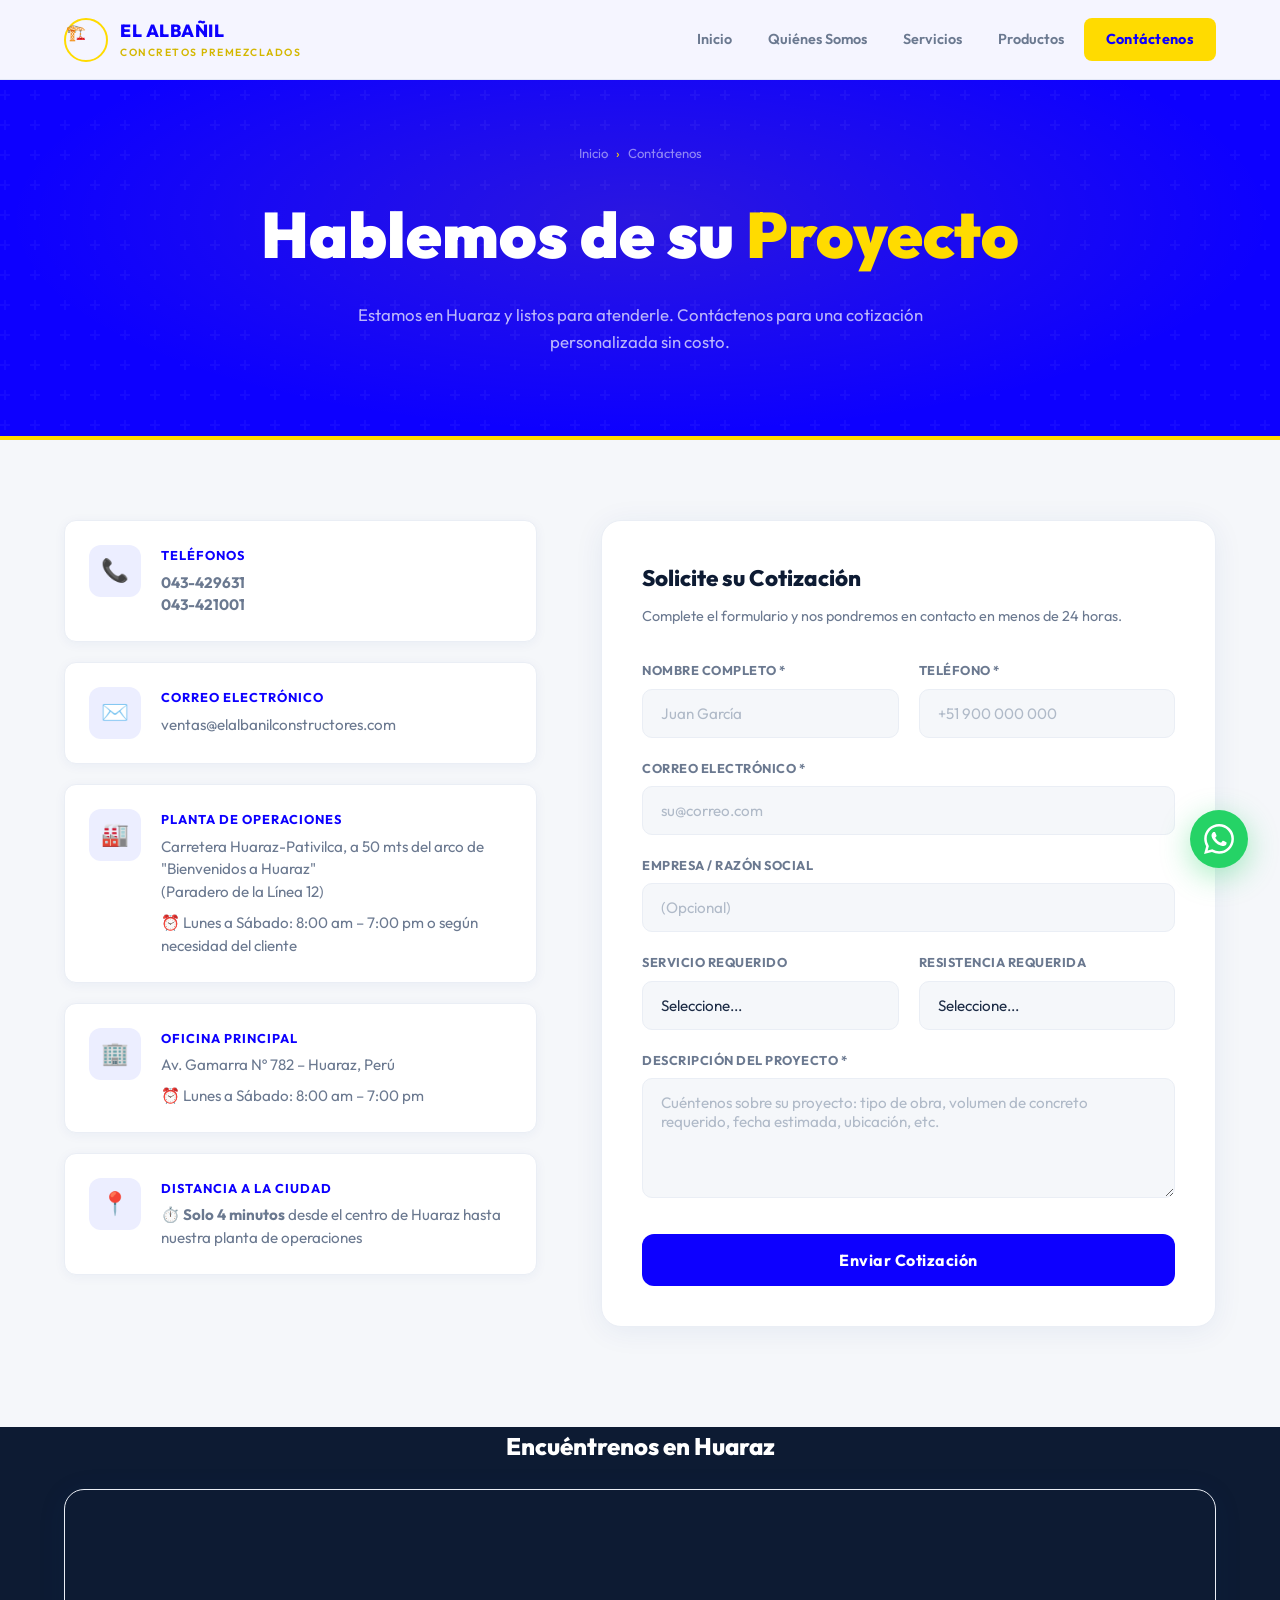
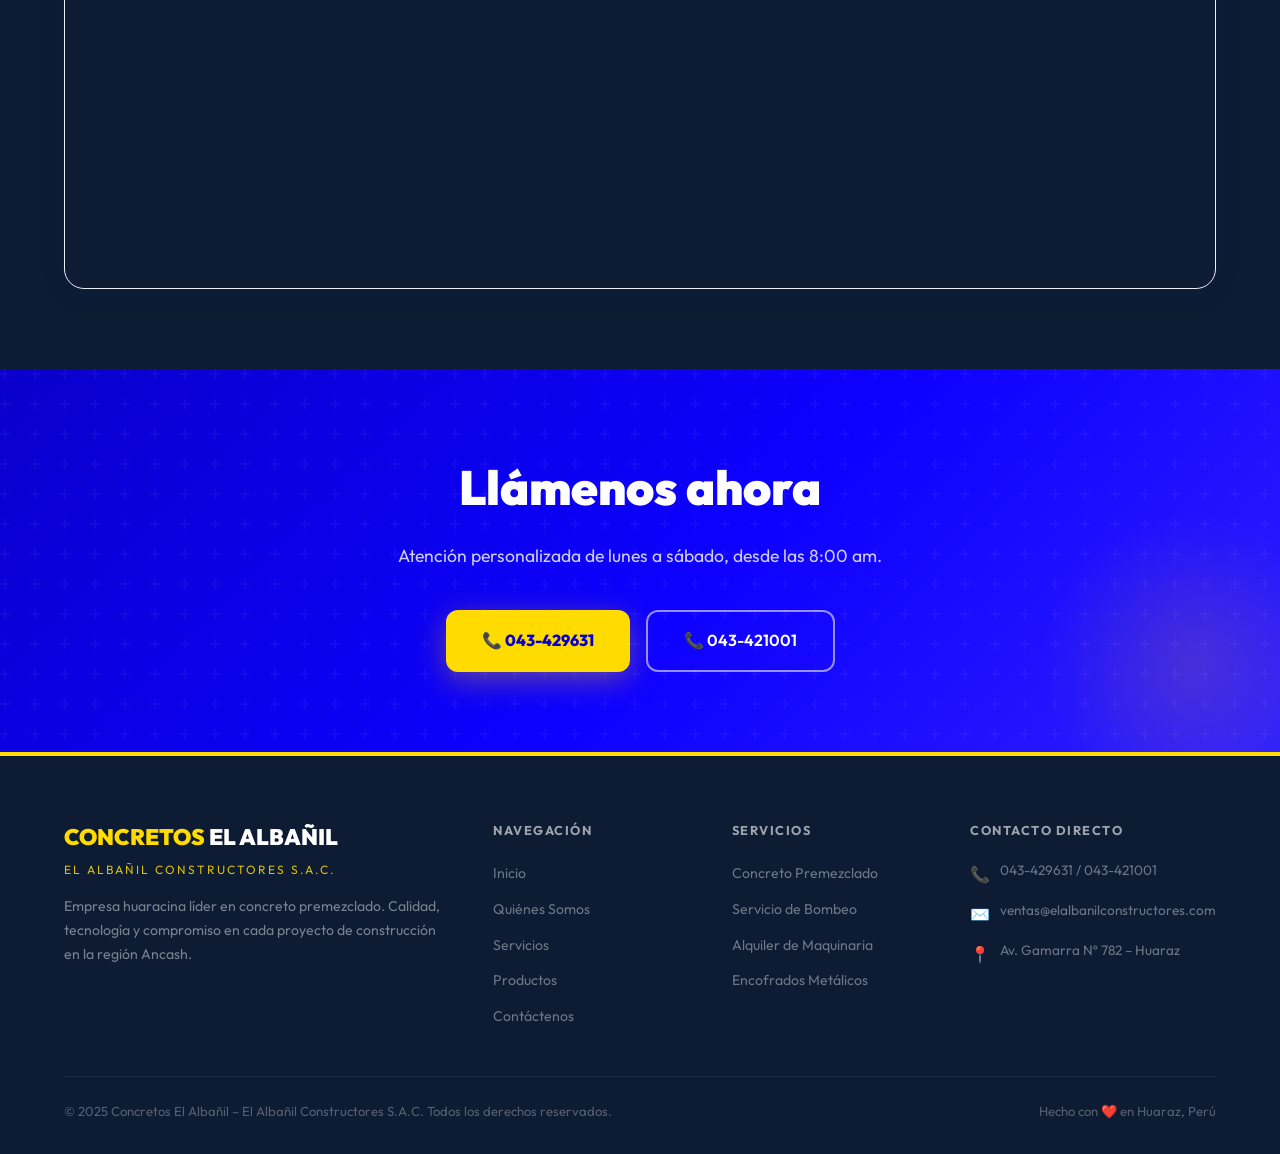
<file: REDISEÑO WEB/contactenos.html>
<!DOCTYPE html>
<html lang="es">
<head>
  <meta charset="UTF-8">
  <meta name="viewport" content="width=device-width, initial-scale=1.0">
  <meta name="description" content="Contáctenos - Concretos El Albañil en Huaraz. Teléfonos: 043-429631 / 043-421001. Oficina en Av. Gamarra 782. Planta en Carretera Huaraz-Pativilca.">
  <title>Contáctenos | Concretos El Albañil</title>
  <link rel="stylesheet" href="css/styles.css">
</head>
<body>

  <nav class="navbar" id="navbar">
    <a href="index.html" class="nav-logo">
      <div class="nav-logo-icon">🏗️</div>
      <div class="nav-logo-text">
        <span class="brand">EL ALBAÑIL</span>
        <span class="sub">Concretos Premezclados</span>
      </div>
    </a>
    <div class="nav-links" id="navLinks">
      <a href="index.html">Inicio</a>
      <a href="quienes-somos.html">Quiénes Somos</a>
      <a href="servicios.html">Servicios</a>
      <a href="productos.html">Productos</a>
      <a href="contactenos.html" class="nav-cta active">Contáctenos</a>
    </div>
    <button class="hamburger" id="hamburger" aria-label="Menú">
      <span></span><span></span><span></span>
    </button>
  </nav>

  <div class="page-hero">
    <div class="page-hero-content">
      <div class="breadcrumb">
        <a href="index.html">Inicio</a>
        <span class="sep">›</span>
        <span>Contáctenos</span>
      </div>
      <h1>Hablemos de su <span>Proyecto</span></h1>
      <p>Estamos en Huaraz y listos para atenderle. Contáctenos para una cotización personalizada sin costo.</p>
    </div>
  </div>

  <!-- CONTACT MAIN -->
  <section class="contact" style="padding-top: 80px;">
    <div class="contact-layout">
      <div class="contact-info">
        <!-- Phones -->
        <div class="contact-card fade-in">
          <div class="contact-card-icon">📞</div>
          <div class="contact-card-content">
            <h4>Teléfonos</h4>
            <p><a href="tel:043429631"><strong>043-429631</strong></a></p>
            <p><a href="tel:043421001"><strong>043-421001</strong></a></p>
          </div>
        </div>
        <!-- Email -->
        <div class="contact-card fade-in fade-in-delay-1">
          <div class="contact-card-icon">✉️</div>
          <div class="contact-card-content">
            <h4>Correo Electrónico</h4>
            <p><a href="mailto:ventas@elalbanilconstructores.com">ventas@elalbanilconstructores.com</a></p>
          </div>
        </div>
        <!-- Plant -->
        <div class="contact-card fade-in fade-in-delay-2">
          <div class="contact-card-icon">🏭</div>
          <div class="contact-card-content">
            <h4>Planta de Operaciones</h4>
            <p>Carretera Huaraz-Pativilca, a 50 mts del arco de "Bienvenidos a Huaraz"<br>(Paradero de la Línea 12)</p>
            <p class="schedule-info">⏰ Lunes a Sábado: 8:00 am – 7:00 pm o según necesidad del cliente</p>
          </div>
        </div>
        <!-- Office -->
        <div class="contact-card fade-in">
          <div class="contact-card-icon">🏢</div>
          <div class="contact-card-content">
            <h4>Oficina Principal</h4>
            <p>Av. Gamarra Nº 782 – Huaraz, Perú</p>
            <p class="schedule-info">⏰ Lunes a Sábado: 8:00 am – 7:00 pm</p>
          </div>
        </div>
        <!-- Distance -->
        <div class="contact-card fade-in fade-in-delay-1">
          <div class="contact-card-icon">📍</div>
          <div class="contact-card-content">
            <h4>Distancia a la ciudad</h4>
            <p>⏱️ <strong>Solo 4 minutos</strong> desde el centro de Huaraz hasta nuestra planta de operaciones</p>
          </div>
        </div>
      </div>

      <!-- FORM -->
      <div class="contact-form-wrap fade-in">
        <h3>Solicite su Cotización</h3>
        <p>Complete el formulario y nos pondremos en contacto en menos de 24 horas.</p>
        <form class="contact-form" id="contactForm" novalidate>
          <div class="form-row">
            <div class="form-group">
              <label for="nombre">Nombre completo *</label>
              <input type="text" id="nombre" name="nombre" placeholder="Juan García" required>
            </div>
            <div class="form-group">
              <label for="telefono">Teléfono *</label>
              <input type="tel" id="telefono" name="telefono" placeholder="+51 900 000 000" required>
            </div>
          </div>
          <div class="form-group">
            <label for="email">Correo electrónico *</label>
            <input type="email" id="email" name="email" placeholder="su@correo.com" required>
          </div>
          <div class="form-group">
            <label for="empresa">Empresa / Razón Social</label>
            <input type="text" id="empresa" name="empresa" placeholder="(Opcional)">
          </div>
          <div class="form-row">
            <div class="form-group">
              <label for="servicio">Servicio requerido</label>
              <select id="servicio" name="servicio">
                <option value="">Seleccione...</option>
                <option value="concreto">Concreto Premezclado</option>
                <option value="bombeo">Servicio de Bombeo</option>
                <option value="maquinaria">Alquiler de Maquinaria</option>
                <option value="encofrado">Encofrados Metálicos</option>
                <option value="obra">Obras Civiles</option>
                <option value="otro">Otro</option>
              </select>
            </div>
            <div class="form-group">
              <label for="resistencia">Resistencia requerida</label>
              <select id="resistencia" name="resistencia">
                <option value="">Seleccione...</option>
                <option value="175">175 kg/cm²</option>
                <option value="210">210 kg/cm²</option>
                <option value="245">245 kg/cm²</option>
                <option value="280">280 kg/cm²</option>
                <option value="especial">Concreto especial</option>
                <option value="noaplica">No aplica</option>
              </select>
            </div>
          </div>
          <div class="form-group">
            <label for="mensaje">Descripción del proyecto *</label>
            <textarea id="mensaje" name="mensaje" placeholder="Cuéntenos sobre su proyecto: tipo de obra, volumen de concreto requerido, fecha estimada, ubicación, etc." required></textarea>
          </div>
          <button type="submit" class="btn-submit">Enviar Cotización</button>
        </form>
      </div>
    </div>
  </section>

  <!-- MAP -->
  <section style="background: var(--dark); padding: 0 5% 80px;">
    <div style="max-width: 1200px; margin: 0 auto;">
      <h2 style="font-size: 1.5rem; font-weight: 800; color: var(--white); margin-bottom: 24px; text-align: center;">
        Encuéntrenos en <span style="color: var(--orange);">Huaraz</span>
      </h2>
      <div class="map-wrap">
        <iframe
          src="https://www.google.com/maps/embed?pb=!1m14!1m8!1m3!1d15598.0!2d-77.529!3d-9.527!3m2!1i1024!2i768!4f13.1!3m3!1m2!1s0x91ad1a61a8ca5827%3A0xc57c6834a27f7fb8!2sHuaraz%2C%20Per%C3%BA!5e0!3m2!1ses!2s!4v1700000000000"
          allowfullscreen="" loading="lazy" referrerpolicy="no-referrer-when-downgrade"
          title="Mapa de ubicación Concretos El Albañil Huaraz">
        </iframe>
      </div>
    </div>
  </section>

  <!-- CTA PHONES -->
  <section class="cta-section">
    <div class="cta-content">
      <h2>Llámenos ahora</h2>
      <p>Atención personalizada de lunes a sábado, desde las 8:00 am.</p>
      <div class="cta-buttons">
        <a href="tel:043429631" class="btn-cta-white">📞 043-429631</a>
        <a href="tel:043421001" class="btn-cta-outline">📞 043-421001</a>
      </div>
    </div>
  </section>

  <footer>
    <div class="footer-grid">
      <div class="footer-brand">
        <div class="brand-name"><span>CONCRETOS</span> EL ALBAÑIL</div>
        <div class="brand-sub">El Albañil Constructores S.A.C.</div>
        <p>Empresa huaracina líder en concreto premezclado. Calidad, tecnología y compromiso en cada proyecto de construcción en la región Ancash.</p>
      </div>
      <div class="footer-col">
        <h4>Navegación</h4>
        <ul>
          <li><a href="index.html">Inicio</a></li>
          <li><a href="quienes-somos.html">Quiénes Somos</a></li>
          <li><a href="servicios.html">Servicios</a></li>
          <li><a href="productos.html">Productos</a></li>
          <li><a href="contactenos.html">Contáctenos</a></li>
        </ul>
      </div>
      <div class="footer-col">
        <h4>Servicios</h4>
        <ul>
          <li><a href="servicios.html">Concreto Premezclado</a></li>
          <li><a href="servicios.html">Servicio de Bombeo</a></li>
          <li><a href="servicios.html">Alquiler de Maquinaria</a></li>
          <li><a href="servicios.html">Encofrados Metálicos</a></li>
        </ul>
      </div>
      <div class="footer-col">
        <h4>Contacto Directo</h4>
        <div class="footer-contact-item"><span>📞</span><p><a href="tel:043429631">043-429631</a> / <a href="tel:043421001">043-421001</a></p></div>
        <div class="footer-contact-item"><span>✉️</span><p><a href="mailto:ventas@elalbanilconstructores.com">ventas@elalbanilconstructores.com</a></p></div>
        <div class="footer-contact-item"><span>📍</span><p>Av. Gamarra Nº 782 – Huaraz</p></div>
      </div>
    </div>
    <div class="footer-bottom">
      <p>© 2025 Concretos El Albañil – El Albañil Constructores S.A.C. Todos los derechos reservados.</p>
      <p class="made-with">Hecho con <span>❤️</span> en Huaraz, Perú</p>
    </div>
  </footer>

  <a href="https://wa.me/51900000000" class="whatsapp-float" target="_blank" aria-label="WhatsApp">
    <svg viewBox="0 0 24 24"><path d="M17.472 14.382c-.297-.149-1.758-.867-2.03-.967-.273-.099-.471-.148-.67.15-.197.297-.767.966-.94 1.164-.173.199-.347.223-.644.075-.297-.15-1.255-.463-2.39-1.475-.883-.788-1.48-1.761-1.653-2.059-.173-.297-.018-.458.13-.606.134-.133.298-.347.446-.52.149-.174.198-.298.298-.497.099-.198.05-.371-.025-.52-.075-.149-.669-1.612-.916-2.207-.242-.579-.487-.5-.669-.51-.173-.008-.371-.01-.57-.01-.198 0-.52.074-.792.372-.272.297-1.04 1.016-1.04 2.479 0 1.462 1.065 2.875 1.213 3.074.149.198 2.096 3.2 5.077 4.487.709.306 1.262.489 1.694.625.712.227 1.36.195 1.871.118.571-.085 1.758-.719 2.006-1.413.248-.694.248-1.289.173-1.413-.074-.124-.272-.198-.57-.347m-5.421 7.403h-.004a9.87 9.87 0 01-5.031-1.378l-.361-.214-3.741.982.998-3.648-.235-.374a9.86 9.86 0 01-1.51-5.26c.001-5.45 4.436-9.884 9.888-9.884 2.64 0 5.122 1.03 6.988 2.898a9.825 9.825 0 012.893 6.994c-.003 5.45-4.437 9.884-9.885 9.884m8.413-18.297A11.815 11.815 0 0012.05 0C5.495 0 .16 5.335.157 11.892c0 2.096.547 4.142 1.588 5.945L.057 24l6.305-1.654a11.882 11.882 0 005.683 1.448h.005c6.554 0 11.89-5.335 11.893-11.893a11.821 11.821 0 00-3.48-8.413z"/></svg>
  </a>

  <script src="js/main.js"></script>
</body>
</html>
</file>
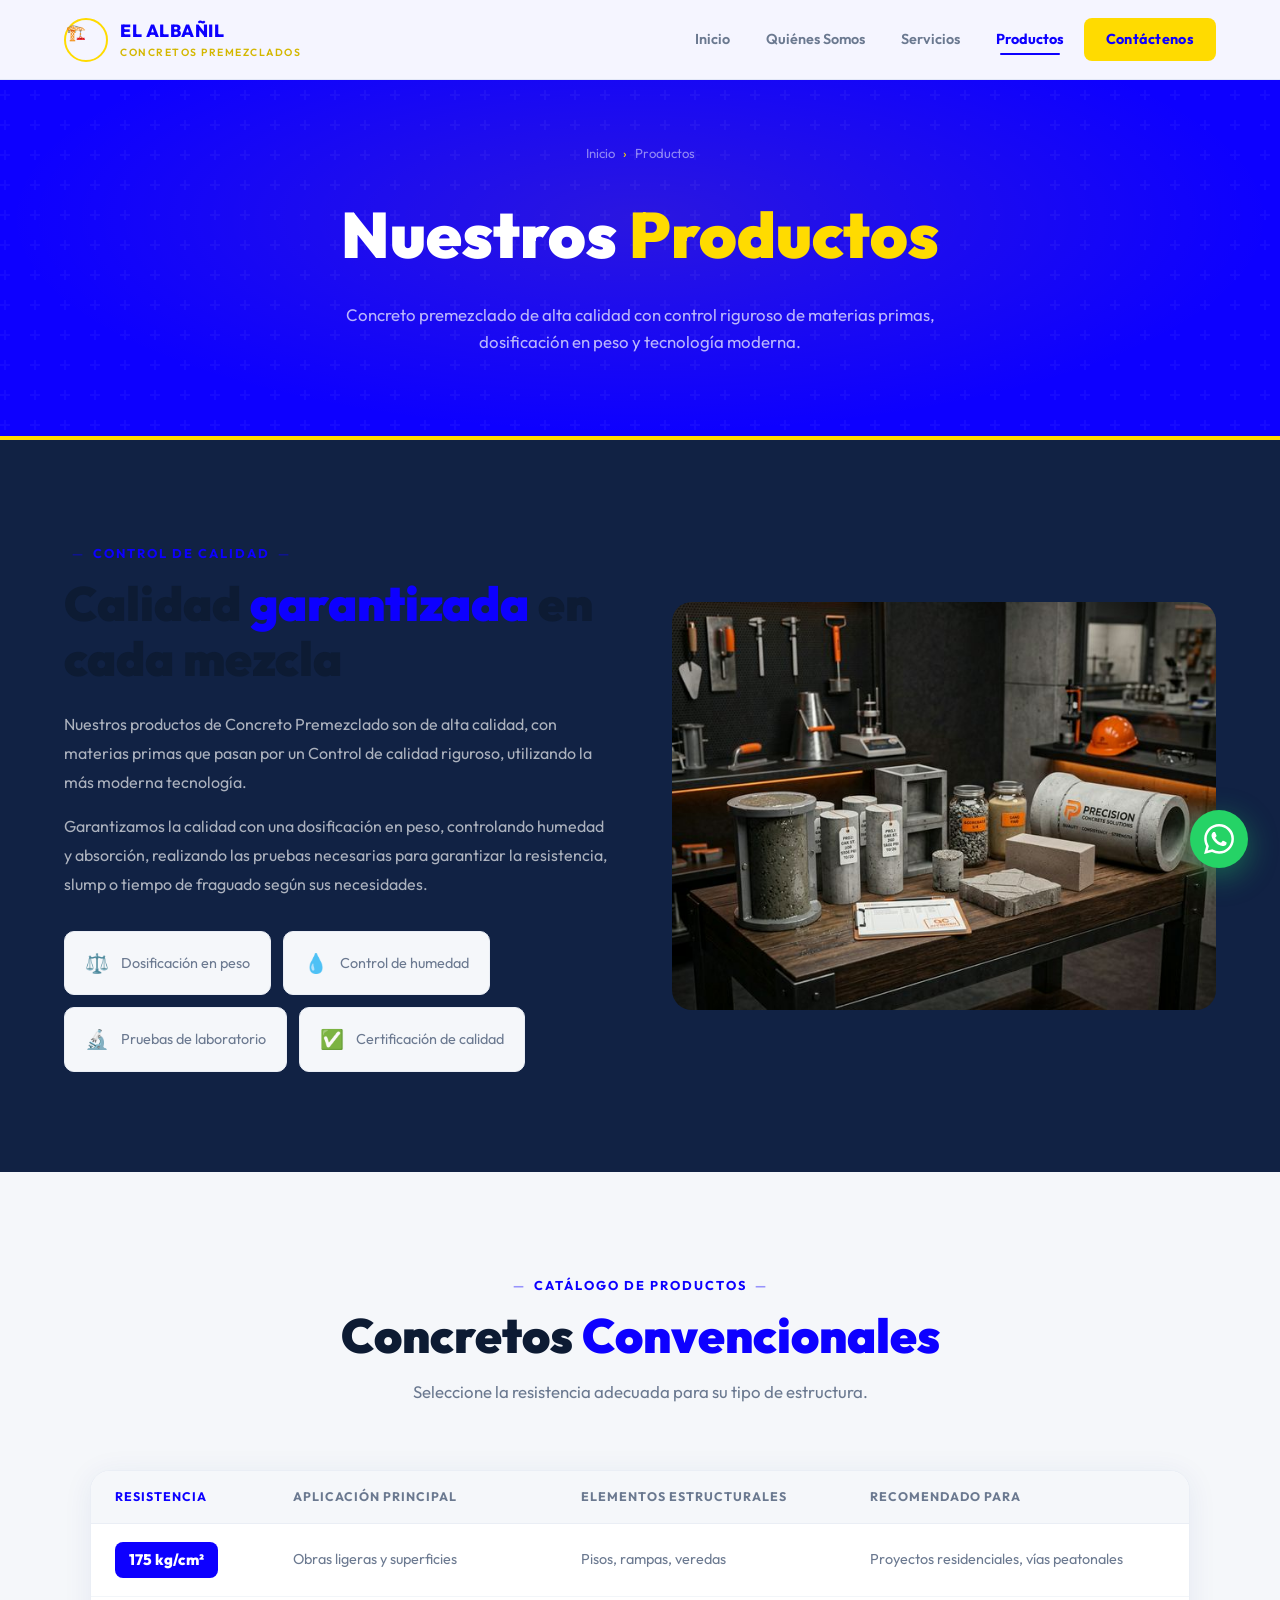
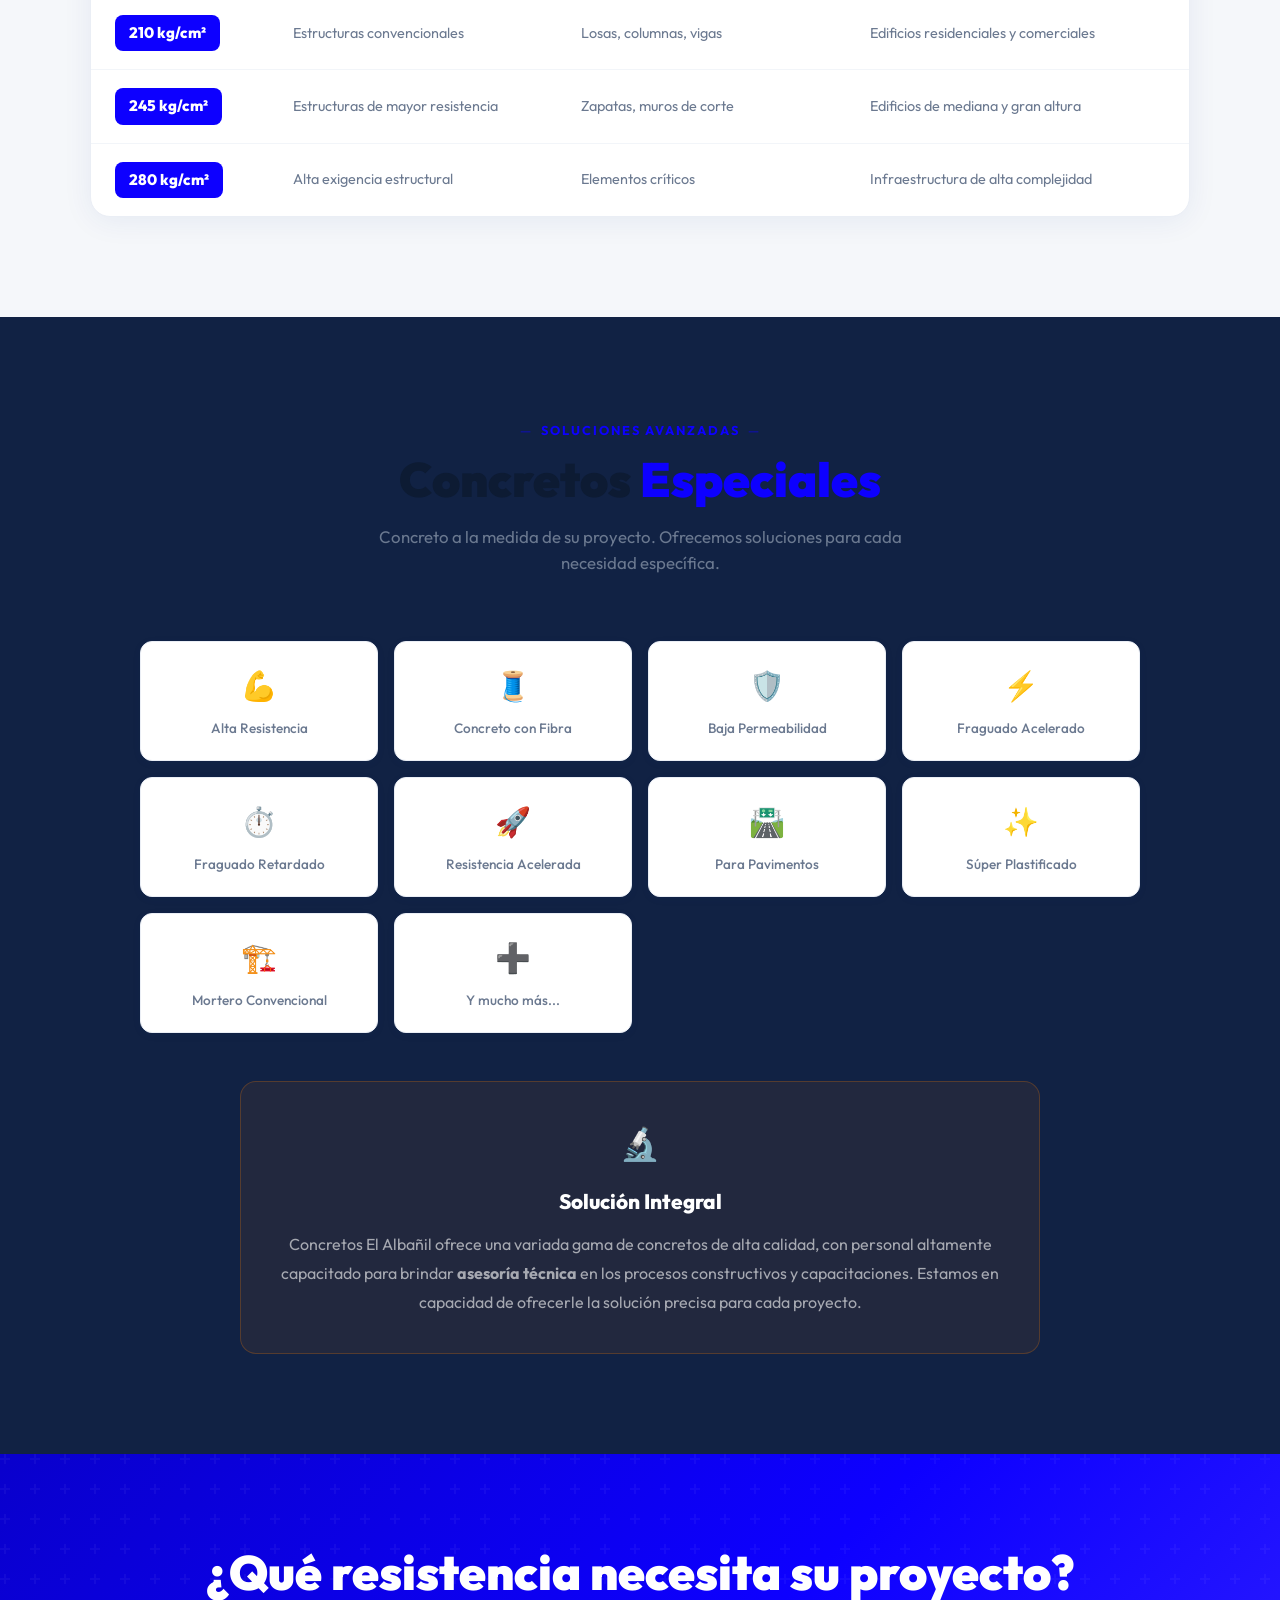
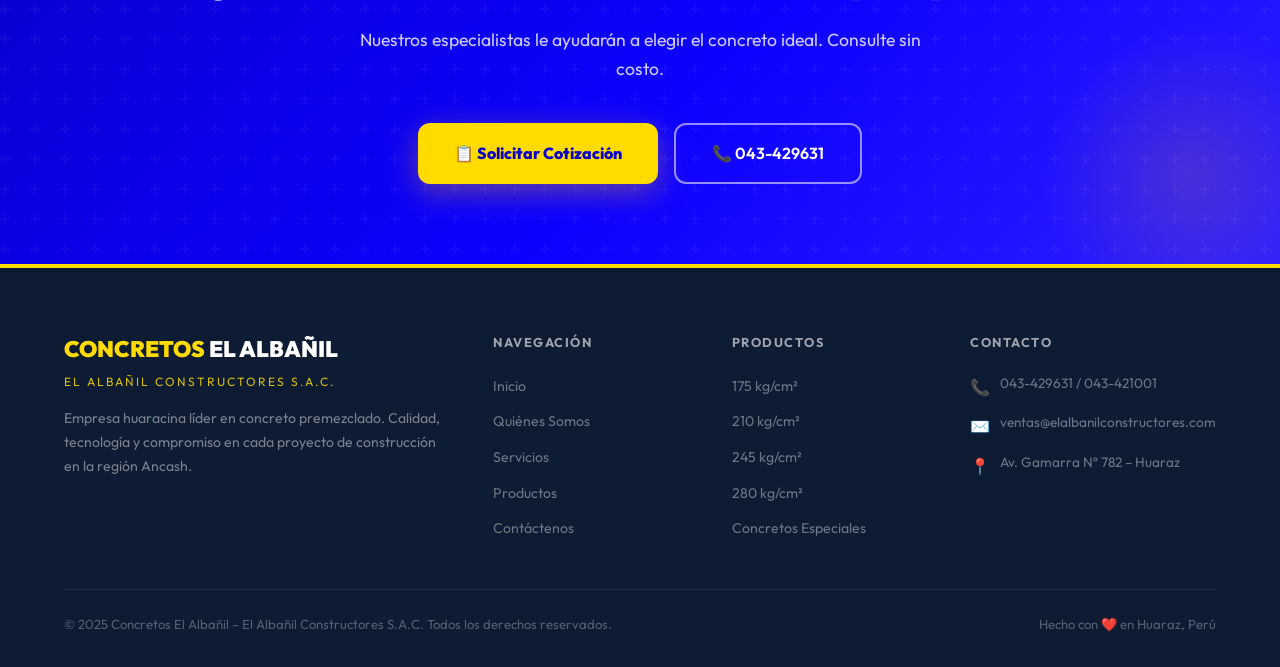
<file: REDISEÑO WEB/productos.html>
<!DOCTYPE html>
<html lang="es">
<head>
  <meta charset="UTF-8">
  <meta name="viewport" content="width=device-width, initial-scale=1.0">
  <meta name="description" content="Productos de Concreto Premezclado - Concretos El Albañil ofrece resistencias desde 175 hasta 280 kg/cm² y concretos especiales para todo tipo de proyecto en Huaraz.">
  <title>Productos | Concretos El Albañil</title>
  <link rel="stylesheet" href="css/styles.css">
</head>
<body>

  <nav class="navbar" id="navbar">
    <a href="index.html" class="nav-logo">
      <div class="nav-logo-icon">🏗️</div>
      <div class="nav-logo-text">
        <span class="brand">EL ALBAÑIL</span>
        <span class="sub">Concretos Premezclados</span>
      </div>
    </a>
    <div class="nav-links" id="navLinks">
      <a href="index.html">Inicio</a>
      <a href="quienes-somos.html">Quiénes Somos</a>
      <a href="servicios.html">Servicios</a>
      <a href="productos.html" class="active">Productos</a>
      <a href="contactenos.html" class="nav-cta">Contáctenos</a>
    </div>
    <button class="hamburger" id="hamburger" aria-label="Menú">
      <span></span><span></span><span></span>
    </button>
  </nav>

  <div class="page-hero">
    <div class="page-hero-content">
      <div class="breadcrumb">
        <a href="index.html">Inicio</a>
        <span class="sep">›</span>
        <span>Productos</span>
      </div>
      <h1>Nuestros <span>Productos</span></h1>
      <p>Concreto premezclado de alta calidad con control riguroso de materias primas, dosificación en peso y tecnología moderna.</p>
    </div>
  </div>

  <!-- QUALITY INTRO -->
  <section style="background: var(--dark-2);">
    <div style="max-width: 1200px; margin: 0 auto;">
      <div style="display: grid; grid-template-columns: 1fr 1fr; gap: 64px; align-items: center;">
        <div>
          <div class="section-tag">Control de calidad</div>
          <h2 class="section-title fade-in" style="text-align: left; margin-bottom: 24px;">
            Calidad <span>garantizada</span> en cada mezcla
          </h2>
          <p class="fade-in" style="color: rgba(255,255,255,0.65); line-height: 1.8; margin-bottom: 16px;">
            Nuestros productos de Concreto Premezclado son de alta calidad, con materias primas que pasan por un Control de calidad riguroso, utilizando la más moderna tecnología.
          </p>
          <p class="fade-in" style="color: rgba(255,255,255,0.65); line-height: 1.8;">
            Garantizamos la calidad con una dosificación en peso, controlando humedad y absorción, realizando las pruebas necesarias para garantizar la resistencia, slump o tiempo de fraguado según sus necesidades.
          </p>
          <div style="display: flex; flex-wrap: wrap; gap: 12px; margin-top: 32px;">
            <div class="equip-chip fade-in"><span>⚖️</span> Dosificación en peso</div>
            <div class="equip-chip fade-in"><span>💧</span> Control de humedad</div>
            <div class="equip-chip fade-in"><span>🔬</span> Pruebas de laboratorio</div>
            <div class="equip-chip fade-in"><span>✅</span> Certificación de calidad</div>
          </div>
        </div>
        <div class="fade-in">
          <div style="border-radius: 20px; overflow: hidden; aspect-ratio: 4/3;">
            <img src="images/products.png" alt="Control de calidad concreto" style="width: 100%; height: 100%; object-fit: cover;">
          </div>
        </div>
      </div>
    </div>
  </section>

  <!-- PRODUCTS TABLE -->
  <section class="products-table-section">
    <div class="section-header">
      <div class="section-tag">Catálogo de productos</div>
      <h2 class="section-title fade-in">Concretos <span>Convencionales</span></h2>
      <p class="section-subtitle fade-in">Seleccione la resistencia adecuada para su tipo de estructura.</p>
    </div>
    <div class="products-table-wrap fade-in">
      <table class="products-table">
        <thead>
          <tr>
            <th>Resistencia</th>
            <th>Aplicación principal</th>
            <th>Elementos estructurales</th>
            <th>Recomendado para</th>
          </tr>
        </thead>
        <tbody>
          <tr>
            <td><span class="resistance-badge">175 kg/cm²</span></td>
            <td>Obras ligeras y superficies</td>
            <td>Pisos, rampas, veredas</td>
            <td>Proyectos residenciales, vías peatonales</td>
          </tr>
          <tr>
            <td><span class="resistance-badge">210 kg/cm²</span></td>
            <td>Estructuras convencionales</td>
            <td>Losas, columnas, vigas</td>
            <td>Edificios residenciales y comerciales</td>
          </tr>
          <tr>
            <td><span class="resistance-badge">245 kg/cm²</span></td>
            <td>Estructuras de mayor resistencia</td>
            <td>Zapatas, muros de corte</td>
            <td>Edificios de mediana y gran altura</td>
          </tr>
          <tr>
            <td><span class="resistance-badge">280 kg/cm²</span></td>
            <td>Alta exigencia estructural</td>
            <td>Elementos críticos</td>
            <td>Infraestructura de alta complejidad</td>
          </tr>
        </tbody>
      </table>
    </div>
  </section>

  <!-- SPECIAL CONCRETES -->
  <section style="background: var(--dark-2);">
    <div class="section-header">
      <div class="section-tag">Soluciones avanzadas</div>
      <h2 class="section-title fade-in">Concretos <span>Especiales</span></h2>
      <p class="section-subtitle fade-in">Concreto a la medida de su proyecto. Ofrecemos soluciones para cada necesidad específica.</p>
    </div>
    <div class="special-concrete-grid">
      <div class="special-chip fade-in">
        <div class="icon">💪</div>
        <p>Alta Resistencia</p>
      </div>
      <div class="special-chip fade-in fade-in-delay-1">
        <div class="icon">🧵</div>
        <p>Concreto con Fibra</p>
      </div>
      <div class="special-chip fade-in fade-in-delay-2">
        <div class="icon">🛡️</div>
        <p>Baja Permeabilidad</p>
      </div>
      <div class="special-chip fade-in">
        <div class="icon">⚡</div>
        <p>Fraguado Acelerado</p>
      </div>
      <div class="special-chip fade-in fade-in-delay-1">
        <div class="icon">⏱️</div>
        <p>Fraguado Retardado</p>
      </div>
      <div class="special-chip fade-in fade-in-delay-2">
        <div class="icon">🚀</div>
        <p>Resistencia Acelerada</p>
      </div>
      <div class="special-chip fade-in">
        <div class="icon">🛣️</div>
        <p>Para Pavimentos</p>
      </div>
      <div class="special-chip fade-in fade-in-delay-1">
        <div class="icon">✨</div>
        <p>Súper Plastificado</p>
      </div>
      <div class="special-chip fade-in fade-in-delay-2">
        <div class="icon">🏗️</div>
        <p>Mortero Convencional</p>
      </div>
      <div class="special-chip fade-in">
        <div class="icon">➕</div>
        <p>Y mucho más...</p>
      </div>
    </div>

    <div style="max-width: 800px; margin: 48px auto 0; text-align: center;" class="fade-in">
      <div style="background: rgba(240,120,0,0.08); border: 1px solid rgba(240,120,0,0.25); border-radius: 16px; padding: 36px 40px;">
        <div style="font-size: 2rem; margin-bottom: 16px;">🔬</div>
        <h3 style="font-size: 1.3rem; font-weight: 800; color: var(--white); margin-bottom: 12px;">Solución Integral</h3>
        <p style="color: rgba(255,255,255,0.6); line-height: 1.8;">
          Concretos El Albañil ofrece una variada gama de concretos de alta calidad, con personal altamente capacitado para brindar <strong style="color: var(--orange);">asesoría técnica</strong> en los procesos constructivos y capacitaciones. Estamos en capacidad de ofrecerle la solución precisa para cada proyecto.
        </p>
      </div>
    </div>
  </section>

  <!-- CTA -->
  <section class="cta-section">
    <div class="cta-content">
      <h2>¿Qué resistencia necesita su proyecto?</h2>
      <p>Nuestros especialistas le ayudarán a elegir el concreto ideal. Consulte sin costo.</p>
      <div class="cta-buttons">
        <a href="contactenos.html" class="btn-cta-white">📋 Solicitar Cotización</a>
        <a href="tel:043429631" class="btn-cta-outline">📞 043-429631</a>
      </div>
    </div>
  </section>

  <footer>
    <div class="footer-grid">
      <div class="footer-brand">
        <div class="brand-name"><span>CONCRETOS</span> EL ALBAÑIL</div>
        <div class="brand-sub">El Albañil Constructores S.A.C.</div>
        <p>Empresa huaracina líder en concreto premezclado. Calidad, tecnología y compromiso en cada proyecto de construcción en la región Ancash.</p>
      </div>
      <div class="footer-col">
        <h4>Navegación</h4>
        <ul>
          <li><a href="index.html">Inicio</a></li>
          <li><a href="quienes-somos.html">Quiénes Somos</a></li>
          <li><a href="servicios.html">Servicios</a></li>
          <li><a href="productos.html">Productos</a></li>
          <li><a href="contactenos.html">Contáctenos</a></li>
        </ul>
      </div>
      <div class="footer-col">
        <h4>Productos</h4>
        <ul>
          <li><a href="productos.html">175 kg/cm²</a></li>
          <li><a href="productos.html">210 kg/cm²</a></li>
          <li><a href="productos.html">245 kg/cm²</a></li>
          <li><a href="productos.html">280 kg/cm²</a></li>
          <li><a href="productos.html">Concretos Especiales</a></li>
        </ul>
      </div>
      <div class="footer-col">
        <h4>Contacto</h4>
        <div class="footer-contact-item"><span>📞</span><p><a href="tel:043429631">043-429631</a> / <a href="tel:043421001">043-421001</a></p></div>
        <div class="footer-contact-item"><span>✉️</span><p><a href="mailto:ventas@elalbanilconstructores.com">ventas@elalbanilconstructores.com</a></p></div>
        <div class="footer-contact-item"><span>📍</span><p>Av. Gamarra Nº 782 – Huaraz</p></div>
      </div>
    </div>
    <div class="footer-bottom">
      <p>© 2025 Concretos El Albañil – El Albañil Constructores S.A.C. Todos los derechos reservados.</p>
      <p class="made-with">Hecho con <span>❤️</span> en Huaraz, Perú</p>
    </div>
  </footer>

  <a href="https://wa.me/51900000000" class="whatsapp-float" target="_blank" aria-label="WhatsApp">
    <svg viewBox="0 0 24 24"><path d="M17.472 14.382c-.297-.149-1.758-.867-2.03-.967-.273-.099-.471-.148-.67.15-.197.297-.767.966-.94 1.164-.173.199-.347.223-.644.075-.297-.15-1.255-.463-2.39-1.475-.883-.788-1.48-1.761-1.653-2.059-.173-.297-.018-.458.13-.606.134-.133.298-.347.446-.52.149-.174.198-.298.298-.497.099-.198.05-.371-.025-.52-.075-.149-.669-1.612-.916-2.207-.242-.579-.487-.5-.669-.51-.173-.008-.371-.01-.57-.01-.198 0-.52.074-.792.372-.272.297-1.04 1.016-1.04 2.479 0 1.462 1.065 2.875 1.213 3.074.149.198 2.096 3.2 5.077 4.487.709.306 1.262.489 1.694.625.712.227 1.36.195 1.871.118.571-.085 1.758-.719 2.006-1.413.248-.694.248-1.289.173-1.413-.074-.124-.272-.198-.57-.347m-5.421 7.403h-.004a9.87 9.87 0 01-5.031-1.378l-.361-.214-3.741.982.998-3.648-.235-.374a9.86 9.86 0 01-1.51-5.26c.001-5.45 4.436-9.884 9.888-9.884 2.64 0 5.122 1.03 6.988 2.898a9.825 9.825 0 012.893 6.994c-.003 5.45-4.437 9.884-9.885 9.884m8.413-18.297A11.815 11.815 0 0012.05 0C5.495 0 .16 5.335.157 11.892c0 2.096.547 4.142 1.588 5.945L.057 24l6.305-1.654a11.882 11.882 0 005.683 1.448h.005c6.554 0 11.89-5.335 11.893-11.893a11.821 11.821 0 00-3.48-8.413z"/></svg>
  </a>

  <script src="js/main.js"></script>
</body>
</html>
</file>
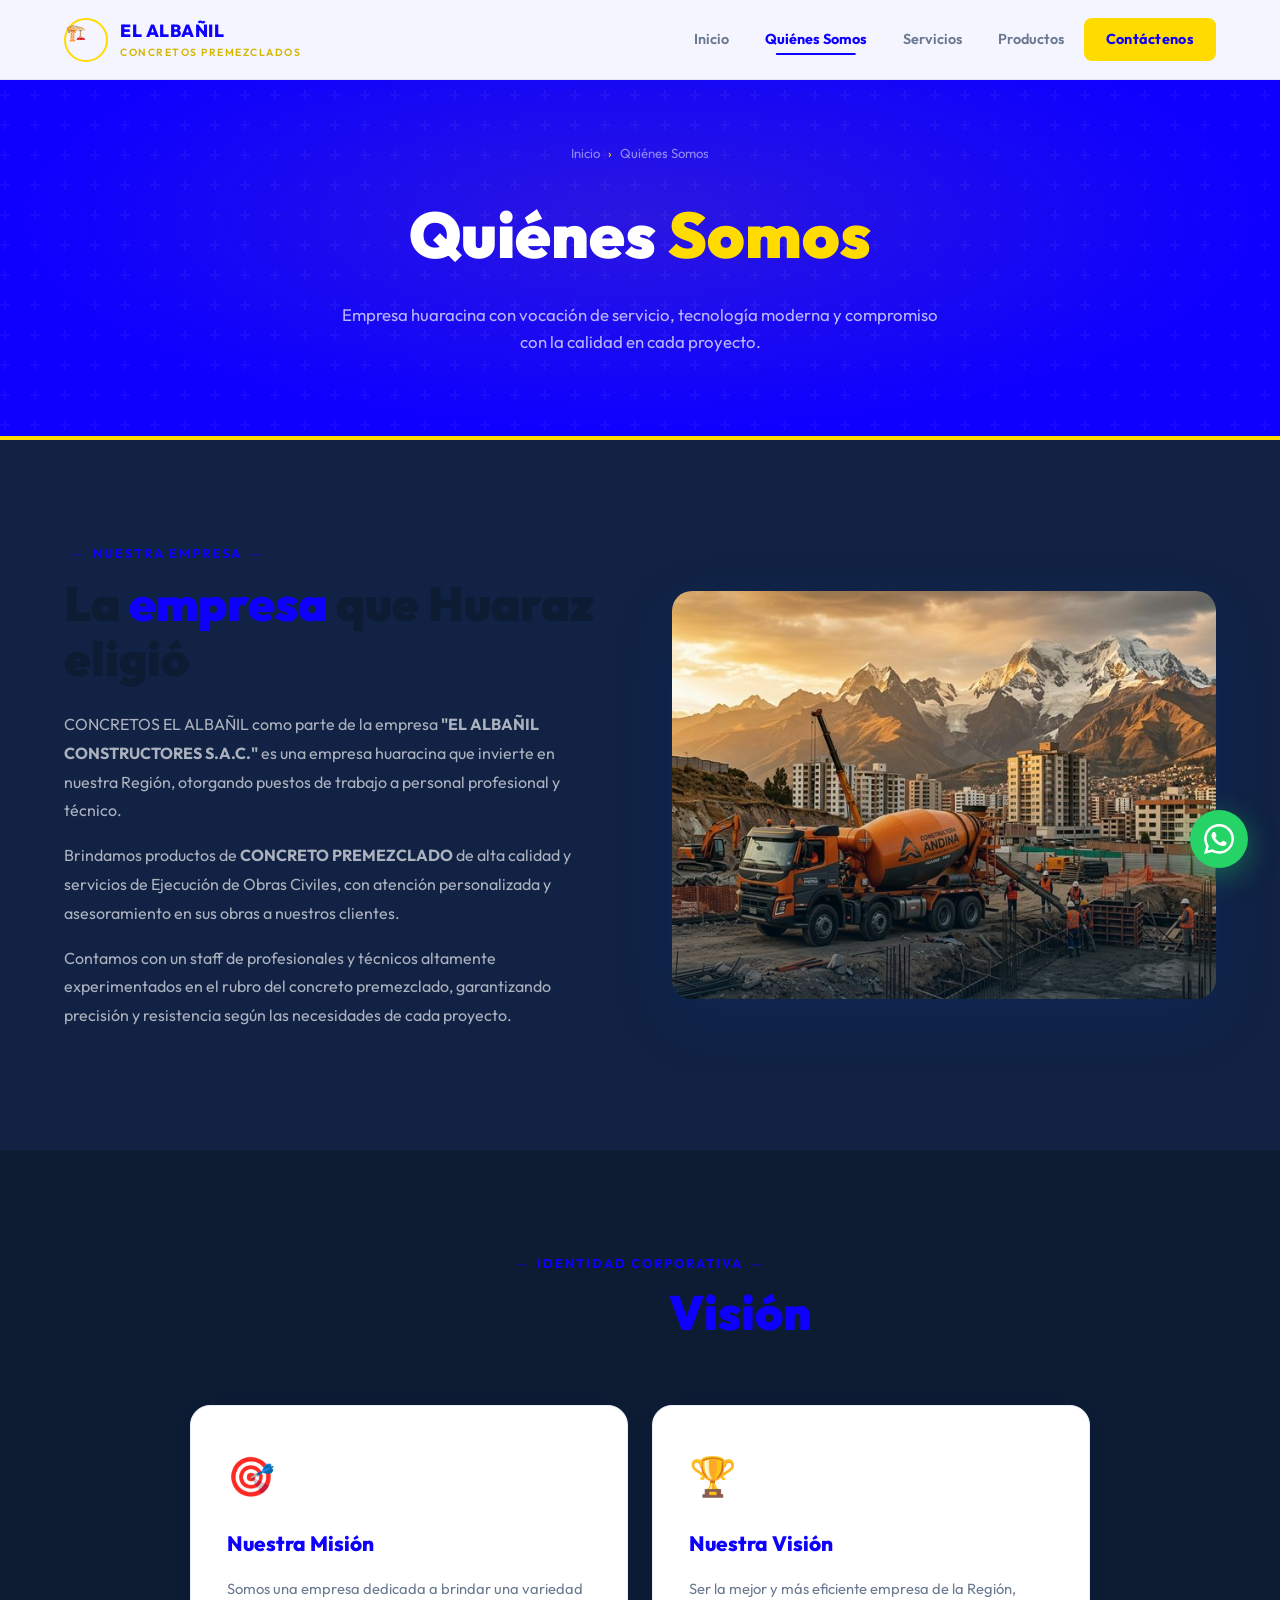
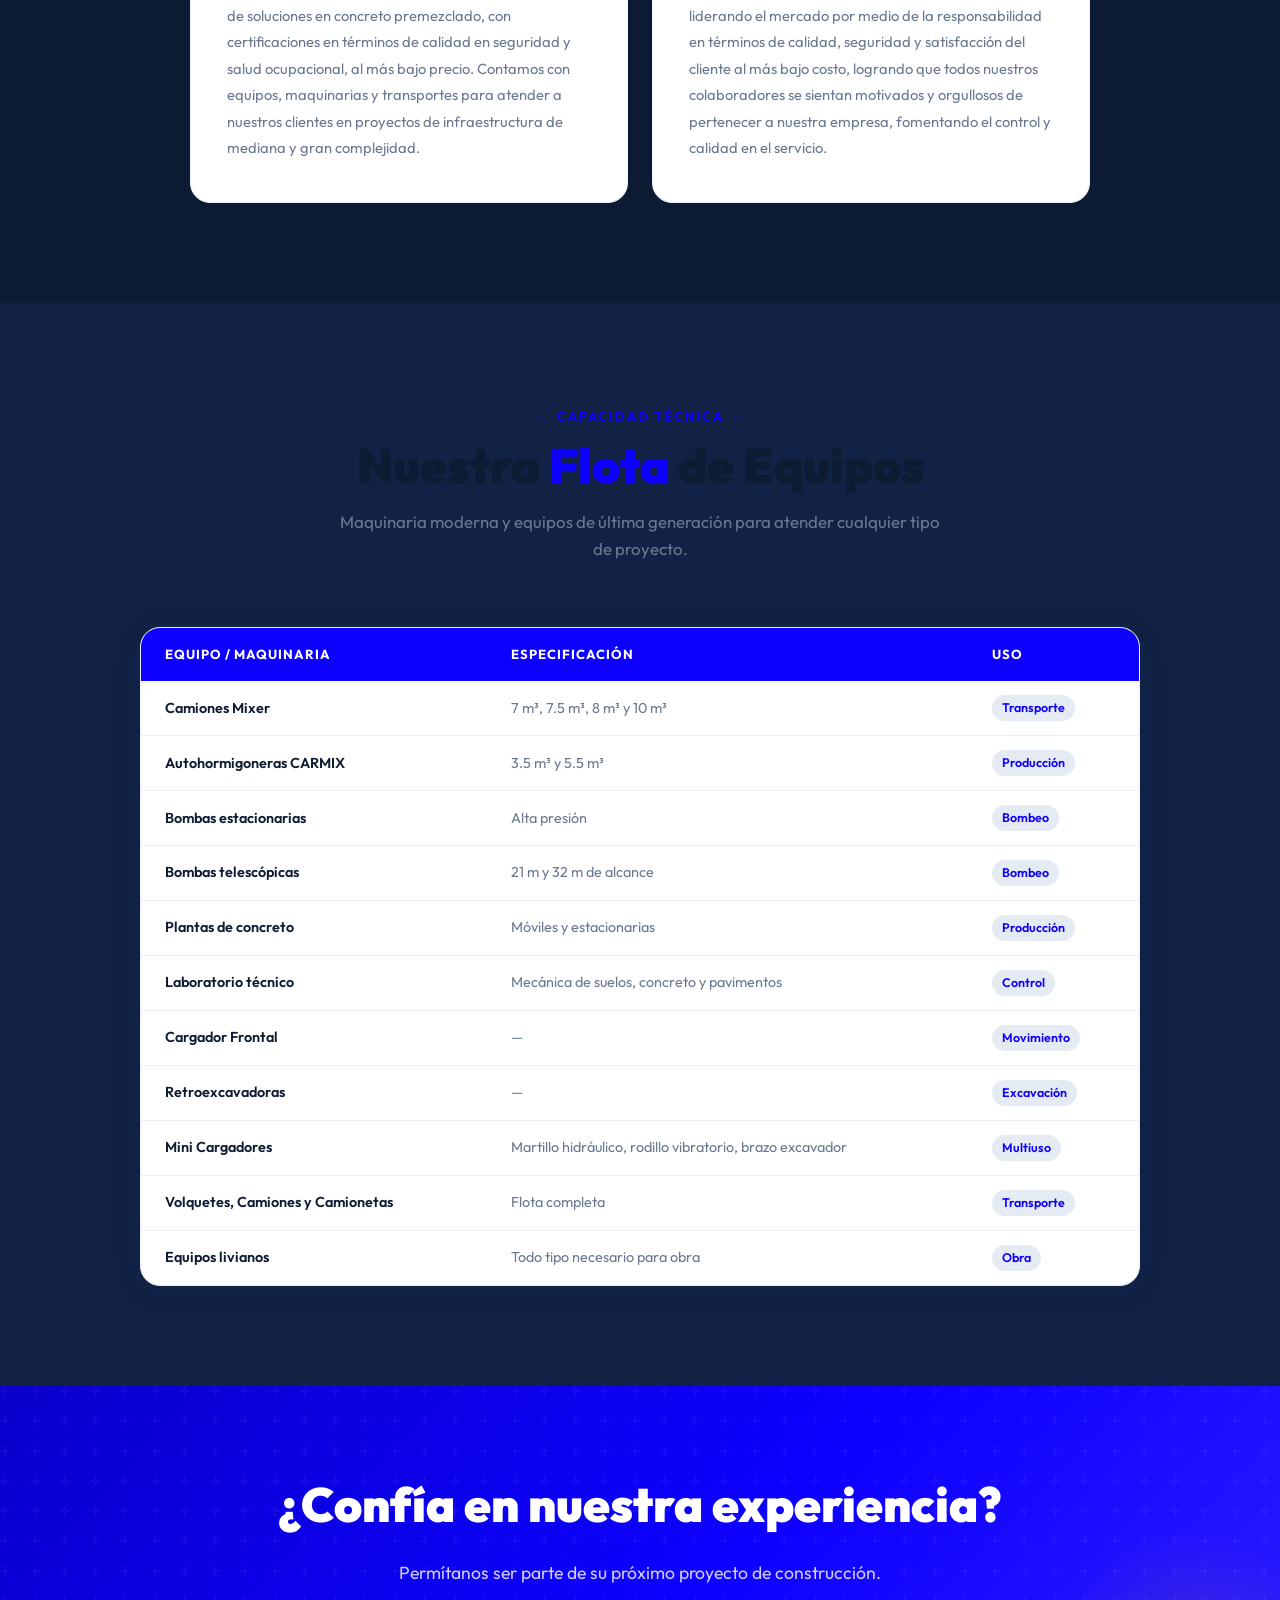
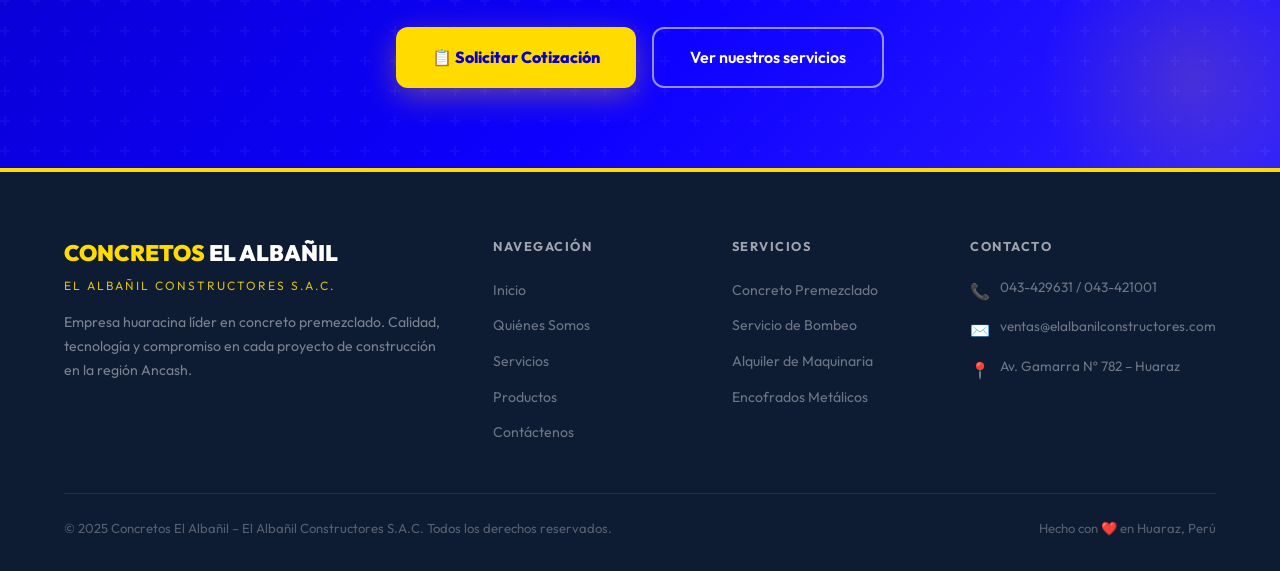
<file: REDISEÑO WEB/quienes-somos.html>
<!DOCTYPE html>
<html lang="es">
<head>
  <meta charset="UTF-8">
  <meta name="viewport" content="width=device-width, initial-scale=1.0">
  <meta name="description" content="Conoce a Concretos El Albañil - empresa huaracina con amplia experiencia en concreto premezclado y obras civiles. Misión, visión y nuestra flota de equipos.">
  <title>Quiénes Somos | Concretos El Albañil</title>
  <link rel="stylesheet" href="css/styles.css">
</head>
<body>

  <nav class="navbar" id="navbar">
    <a href="index.html" class="nav-logo">
      <div class="nav-logo-icon">🏗️</div>
      <div class="nav-logo-text">
        <span class="brand">EL ALBAÑIL</span>
        <span class="sub">Concretos Premezclados</span>
      </div>
    </a>
    <div class="nav-links" id="navLinks">
      <a href="index.html">Inicio</a>
      <a href="quienes-somos.html" class="active">Quiénes Somos</a>
      <a href="servicios.html">Servicios</a>
      <a href="productos.html">Productos</a>
      <a href="contactenos.html" class="nav-cta">Contáctenos</a>
    </div>
    <button class="hamburger" id="hamburger" aria-label="Menú">
      <span></span><span></span><span></span>
    </button>
  </nav>

  <!-- PAGE HERO -->
  <div class="page-hero">
    <div class="page-hero-content">
      <div class="breadcrumb">
        <a href="index.html">Inicio</a>
        <span class="sep">›</span>
        <span>Quiénes Somos</span>
      </div>
      <h1>Quiénes <span>Somos</span></h1>
      <p>Empresa huaracina con vocación de servicio, tecnología moderna y compromiso con la calidad en cada proyecto.</p>
    </div>
  </div>

  <!-- ABOUT COMPANY -->
  <section style="background: var(--dark-2);">
    <div style="max-width: 1200px; margin: 0 auto;">
      <div class="about-grid">
        <div class="about-text">
          <div class="section-tag">Nuestra empresa</div>
          <h2 class="section-title fade-in" style="text-align:left; margin-bottom: 24px;">
            La <span>empresa</span> que Huaraz eligió
          </h2>
          <p class="fade-in" style="color: rgba(255,255,255,0.65); line-height: 1.8; margin-bottom: 16px;">
            CONCRETOS EL ALBAÑIL como parte de la empresa <strong>"EL ALBAÑIL CONSTRUCTORES S.A.C."</strong> es una empresa huaracina que invierte en nuestra Región, otorgando puestos de trabajo a personal profesional y técnico.
          </p>
          <p class="fade-in" style="color: rgba(255,255,255,0.65); line-height: 1.8; margin-bottom: 16px;">
            Brindamos productos de <strong>CONCRETO PREMEZCLADO</strong> de alta calidad y servicios de Ejecución de Obras Civiles, con atención personalizada y asesoramiento en sus obras a nuestros clientes.
          </p>
          <p class="fade-in" style="color: rgba(255,255,255,0.65); line-height: 1.8;">
            Contamos con un staff de profesionales y técnicos altamente experimentados en el rubro del concreto premezclado, garantizando precisión y resistencia según las necesidades de cada proyecto.
          </p>
        </div>
        <div class="about-visual fade-in">
          <div class="about-img-wrap">
            <img src="images/hero_banner.png" alt="Empresa Concretos El Albañil">
            <div class="about-img-overlay"></div>
          </div>
        </div>
      </div>
    </div>
  </section>

  <!-- MISION VISION -->
  <section style="background: var(--dark);">
    <div class="section-header">
      <div class="section-tag">Identidad corporativa</div>
      <h2 class="section-title fade-in">Misión &amp; <span>Visión</span></h2>
    </div>
    <div class="mv-grid">
      <div class="mv-card fade-in">
        <div class="mv-card-icon">🎯</div>
        <h3>Nuestra Misión</h3>
        <p>Somos una empresa dedicada a brindar una variedad de soluciones en concreto premezclado, con certificaciones en términos de calidad en seguridad y salud ocupacional, al más bajo precio. Contamos con equipos, maquinarias y transportes para atender a nuestros clientes en proyectos de infraestructura de mediana y gran complejidad.</p>
      </div>
      <div class="mv-card fade-in fade-in-delay-1">
        <div class="mv-card-icon">🏆</div>
        <h3>Nuestra Visión</h3>
        <p>Ser la mejor y más eficiente empresa de la Región, liderando el mercado por medio de la responsabilidad en términos de calidad, seguridad y satisfacción del cliente al más bajo costo, logrando que todos nuestros colaboradores se sientan motivados y orgullosos de pertenecer a nuestra empresa, fomentando el control y calidad en el servicio.</p>
      </div>
    </div>
  </section>

  <!-- FLOTA DE EQUIPOS -->
  <section style="background: var(--dark-2);">
    <div class="section-header">
      <div class="section-tag">Capacidad técnica</div>
      <h2 class="section-title fade-in">Nuestra <span>Flota</span> de Equipos</h2>
      <p class="section-subtitle fade-in">Maquinaria moderna y equipos de última generación para atender cualquier tipo de proyecto.</p>
    </div>
    <div class="fleet-table-wrap fade-in">
      <table class="fleet-table">
        <thead>
          <tr>
            <th>Equipo / Maquinaria</th>
            <th>Especificación</th>
            <th>Uso</th>
          </tr>
        </thead>
        <tbody>
          <tr>
            <td>Camiones Mixer</td>
            <td>7 m³, 7.5 m³, 8 m³ y 10 m³</td>
            <td><span class="tag">Transporte</span></td>
          </tr>
          <tr>
            <td>Autohormigoneras CARMIX</td>
            <td>3.5 m³ y 5.5 m³</td>
            <td><span class="tag">Producción</span></td>
          </tr>
          <tr>
            <td>Bombas estacionarias</td>
            <td>Alta presión</td>
            <td><span class="tag">Bombeo</span></td>
          </tr>
          <tr>
            <td>Bombas telescópicas</td>
            <td>21 m y 32 m de alcance</td>
            <td><span class="tag">Bombeo</span></td>
          </tr>
          <tr>
            <td>Plantas de concreto</td>
            <td>Móviles y estacionarias</td>
            <td><span class="tag">Producción</span></td>
          </tr>
          <tr>
            <td>Laboratorio técnico</td>
            <td>Mecánica de suelos, concreto y pavimentos</td>
            <td><span class="tag">Control</span></td>
          </tr>
          <tr>
            <td>Cargador Frontal</td>
            <td>—</td>
            <td><span class="tag">Movimiento</span></td>
          </tr>
          <tr>
            <td>Retroexcavadoras</td>
            <td>—</td>
            <td><span class="tag">Excavación</span></td>
          </tr>
          <tr>
            <td>Mini Cargadores</td>
            <td>Martillo hidráulico, rodillo vibratorio, brazo excavador</td>
            <td><span class="tag">Multiuso</span></td>
          </tr>
          <tr>
            <td>Volquetes, Camiones y Camionetas</td>
            <td>Flota completa</td>
            <td><span class="tag">Transporte</span></td>
          </tr>
          <tr>
            <td>Equipos livianos</td>
            <td>Todo tipo necesario para obra</td>
            <td><span class="tag">Obra</span></td>
          </tr>
        </tbody>
      </table>
    </div>
  </section>

  <!-- CTA -->
  <section class="cta-section">
    <div class="cta-content">
      <h2>¿Confía en nuestra experiencia?</h2>
      <p>Permítanos ser parte de su próximo proyecto de construcción.</p>
      <div class="cta-buttons">
        <a href="contactenos.html" class="btn-cta-white">📋 Solicitar Cotización</a>
        <a href="servicios.html" class="btn-cta-outline">Ver nuestros servicios</a>
      </div>
    </div>
  </section>

  <!-- FOOTER -->
  <footer>
    <div class="footer-grid">
      <div class="footer-brand">
        <div class="brand-name"><span>CONCRETOS</span> EL ALBAÑIL</div>
        <div class="brand-sub">El Albañil Constructores S.A.C.</div>
        <p>Empresa huaracina líder en concreto premezclado. Calidad, tecnología y compromiso en cada proyecto de construcción en la región Ancash.</p>
      </div>
      <div class="footer-col">
        <h4>Navegación</h4>
        <ul>
          <li><a href="index.html">Inicio</a></li>
          <li><a href="quienes-somos.html">Quiénes Somos</a></li>
          <li><a href="servicios.html">Servicios</a></li>
          <li><a href="productos.html">Productos</a></li>
          <li><a href="contactenos.html">Contáctenos</a></li>
        </ul>
      </div>
      <div class="footer-col">
        <h4>Servicios</h4>
        <ul>
          <li><a href="servicios.html">Concreto Premezclado</a></li>
          <li><a href="servicios.html">Servicio de Bombeo</a></li>
          <li><a href="servicios.html">Alquiler de Maquinaria</a></li>
          <li><a href="servicios.html">Encofrados Metálicos</a></li>
        </ul>
      </div>
      <div class="footer-col">
        <h4>Contacto</h4>
        <div class="footer-contact-item"><span>📞</span><p><a href="tel:043429631">043-429631</a> / <a href="tel:043421001">043-421001</a></p></div>
        <div class="footer-contact-item"><span>✉️</span><p><a href="mailto:ventas@elalbanilconstructores.com">ventas@elalbanilconstructores.com</a></p></div>
        <div class="footer-contact-item"><span>📍</span><p>Av. Gamarra Nº 782 – Huaraz</p></div>
      </div>
    </div>
    <div class="footer-bottom">
      <p>© 2025 Concretos El Albañil – El Albañil Constructores S.A.C. Todos los derechos reservados.</p>
      <p class="made-with">Hecho con <span>❤️</span> en Huaraz, Perú</p>
    </div>
  </footer>

  <a href="https://wa.me/51900000000" class="whatsapp-float" target="_blank" aria-label="WhatsApp">
    <svg viewBox="0 0 24 24"><path d="M17.472 14.382c-.297-.149-1.758-.867-2.03-.967-.273-.099-.471-.148-.67.15-.197.297-.767.966-.94 1.164-.173.199-.347.223-.644.075-.297-.15-1.255-.463-2.39-1.475-.883-.788-1.48-1.761-1.653-2.059-.173-.297-.018-.458.13-.606.134-.133.298-.347.446-.52.149-.174.198-.298.298-.497.099-.198.05-.371-.025-.52-.075-.149-.669-1.612-.916-2.207-.242-.579-.487-.5-.669-.51-.173-.008-.371-.01-.57-.01-.198 0-.52.074-.792.372-.272.297-1.04 1.016-1.04 2.479 0 1.462 1.065 2.875 1.213 3.074.149.198 2.096 3.2 5.077 4.487.709.306 1.262.489 1.694.625.712.227 1.36.195 1.871.118.571-.085 1.758-.719 2.006-1.413.248-.694.248-1.289.173-1.413-.074-.124-.272-.198-.57-.347m-5.421 7.403h-.004a9.87 9.87 0 01-5.031-1.378l-.361-.214-3.741.982.998-3.648-.235-.374a9.86 9.86 0 01-1.51-5.26c.001-5.45 4.436-9.884 9.888-9.884 2.64 0 5.122 1.03 6.988 2.898a9.825 9.825 0 012.893 6.994c-.003 5.45-4.437 9.884-9.885 9.884m8.413-18.297A11.815 11.815 0 0012.05 0C5.495 0 .16 5.335.157 11.892c0 2.096.547 4.142 1.588 5.945L.057 24l6.305-1.654a11.882 11.882 0 005.683 1.448h.005c6.554 0 11.89-5.335 11.893-11.893a11.821 11.821 0 00-3.48-8.413z"/></svg>
  </a>

  <script src="js/main.js"></script>
</body>
</html>
</file>
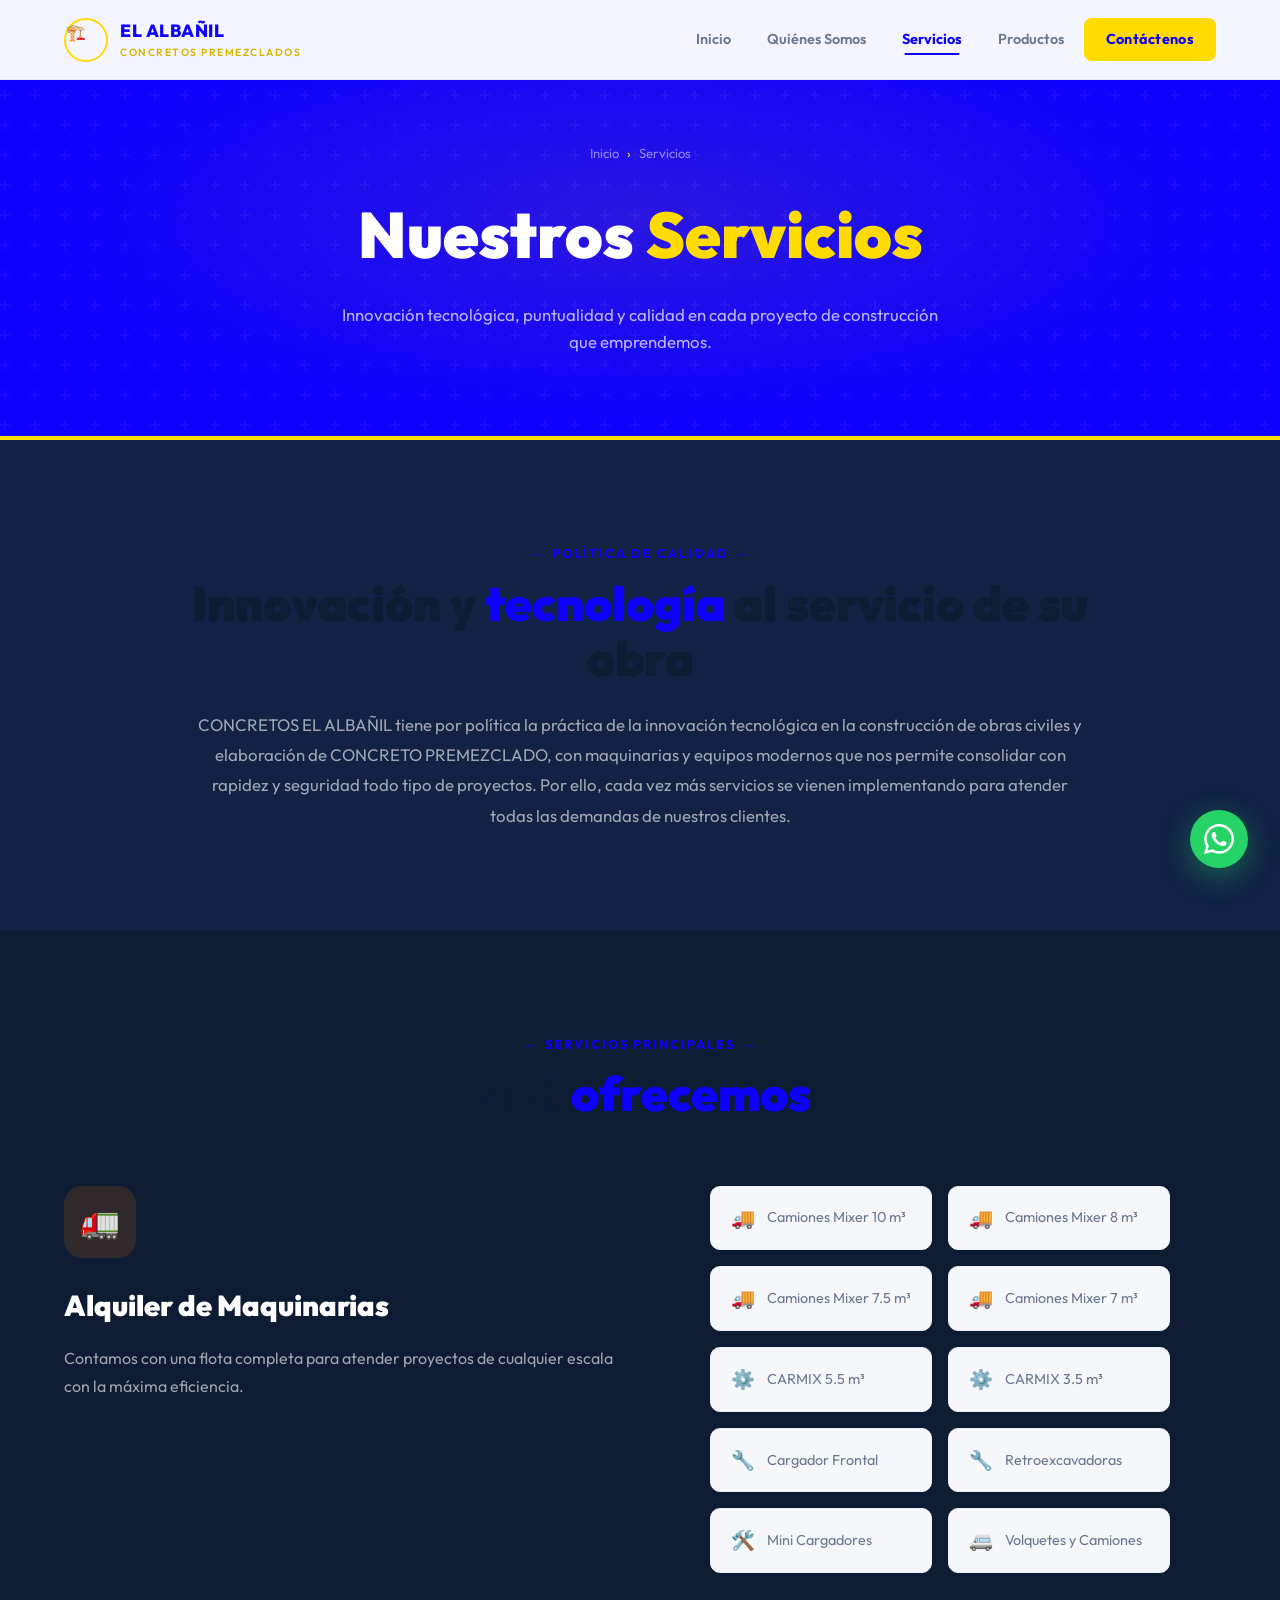
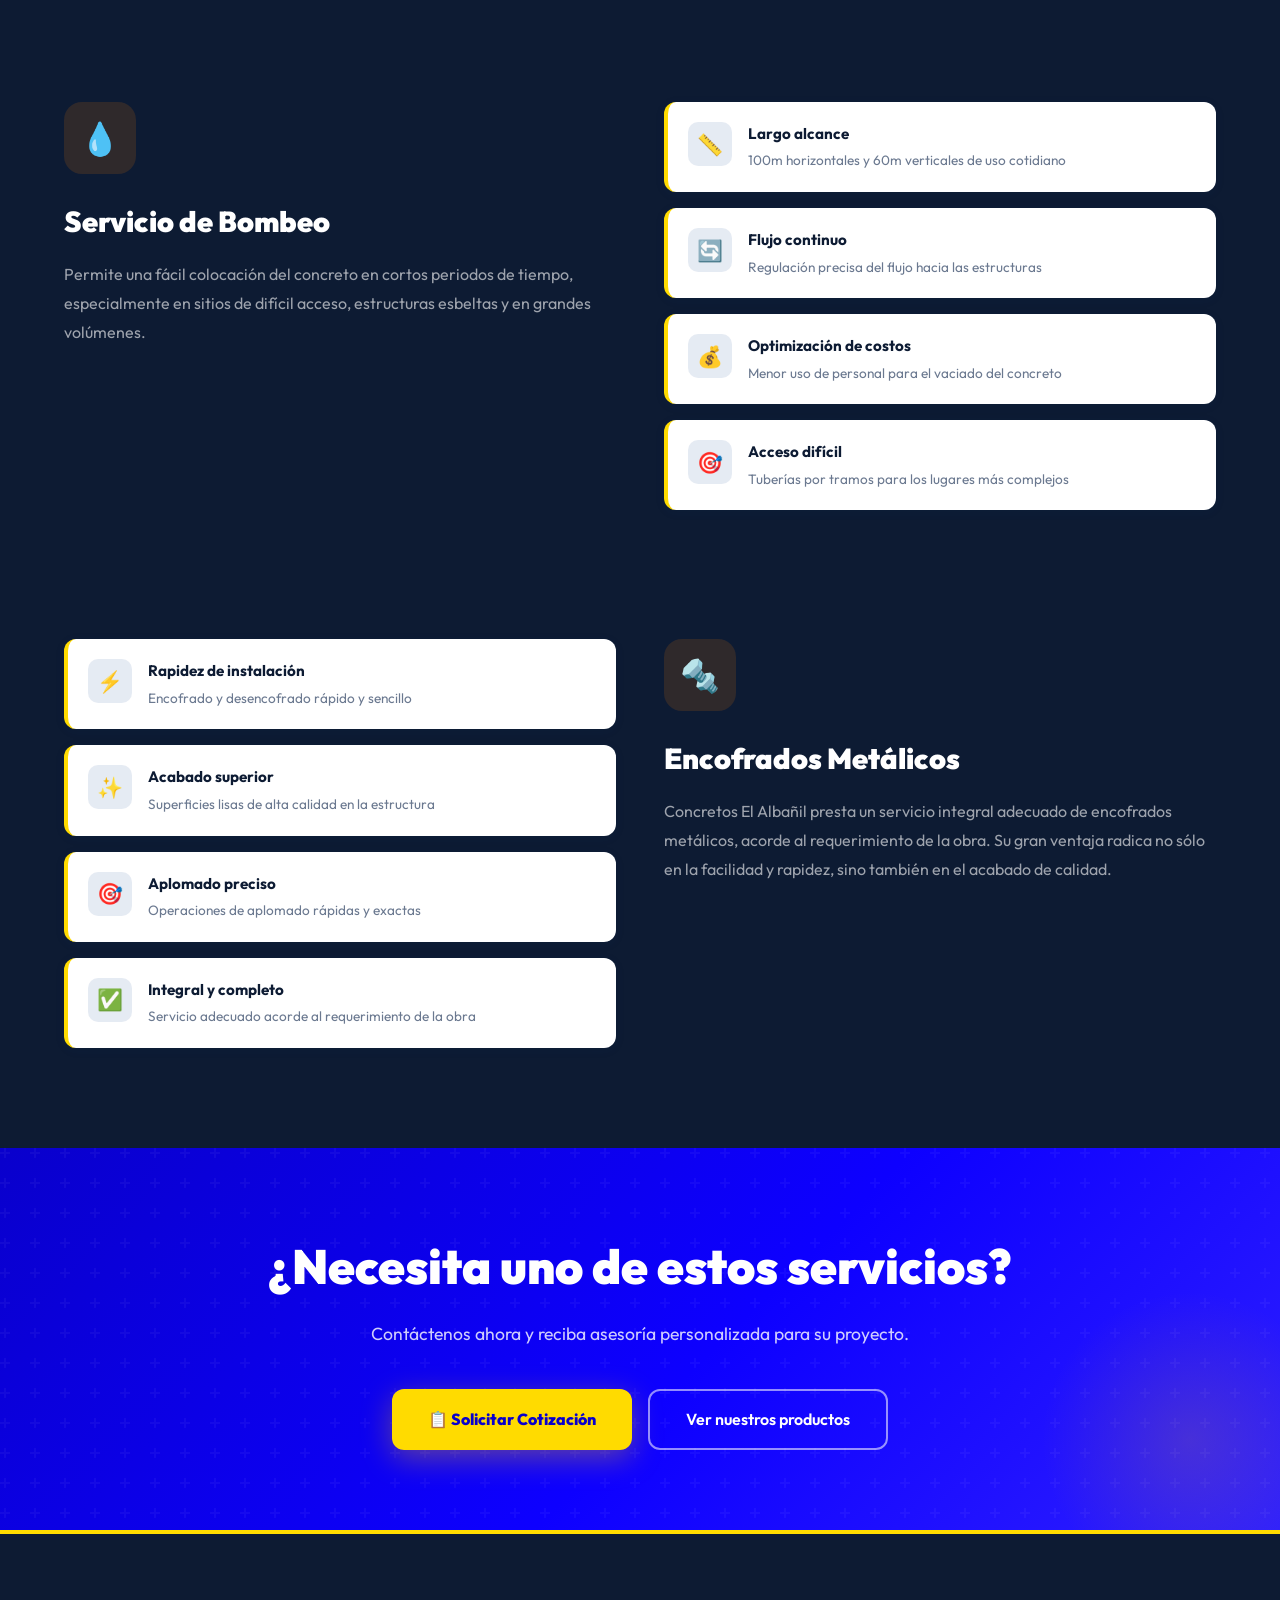
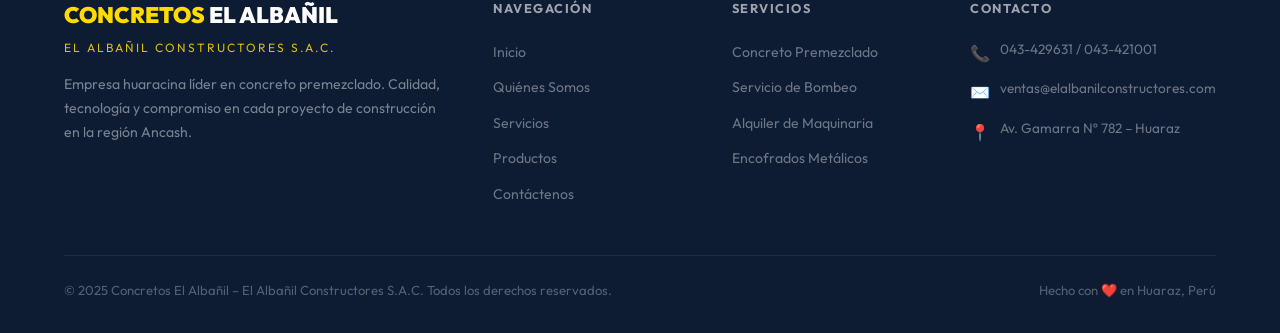
<file: REDISEÑO WEB/servicios.html>
<!DOCTYPE html>
<html lang="es">
<head>
  <meta charset="UTF-8">
  <meta name="viewport" content="width=device-width, initial-scale=1.0">
  <meta name="description" content="Servicios de Concretos El Albañil - Alquiler de maquinarias, servicio de bombeo, encofrados metálicos y concreto premezclado en Huaraz.">
  <title>Servicios | Concretos El Albañil</title>
  <link rel="stylesheet" href="css/styles.css">
</head>
<body>

  <nav class="navbar" id="navbar">
    <a href="index.html" class="nav-logo">
      <div class="nav-logo-icon">🏗️</div>
      <div class="nav-logo-text">
        <span class="brand">EL ALBAÑIL</span>
        <span class="sub">Concretos Premezclados</span>
      </div>
    </a>
    <div class="nav-links" id="navLinks">
      <a href="index.html">Inicio</a>
      <a href="quienes-somos.html">Quiénes Somos</a>
      <a href="servicios.html" class="active">Servicios</a>
      <a href="productos.html">Productos</a>
      <a href="contactenos.html" class="nav-cta">Contáctenos</a>
    </div>
    <button class="hamburger" id="hamburger" aria-label="Menú">
      <span></span><span></span><span></span>
    </button>
  </nav>

  <div class="page-hero">
    <div class="page-hero-content">
      <div class="breadcrumb">
        <a href="index.html">Inicio</a>
        <span class="sep">›</span>
        <span>Servicios</span>
      </div>
      <h1>Nuestros <span>Servicios</span></h1>
      <p>Innovación tecnológica, puntualidad y calidad en cada proyecto de construcción que emprendemos.</p>
    </div>
  </div>

  <!-- INTRO SERVICES -->
  <section style="background: var(--dark-2);">
    <div style="max-width: 900px; margin: 0 auto; text-align: center;">
      <div class="section-tag">Política de calidad</div>
      <h2 class="section-title fade-in" style="margin-bottom: 24px;">Innovación y <span>tecnología</span> al servicio de su obra</h2>
      <p class="fade-in" style="color: rgba(255,255,255,0.6); font-size: 1.05rem; line-height: 1.8;">
        CONCRETOS EL ALBAÑIL tiene por política la práctica de la innovación tecnológica en la construcción de obras civiles y elaboración de CONCRETO PREMEZCLADO, con maquinarias y equipos modernos que nos permite consolidar con rapidez y seguridad todo tipo de proyectos. Por ello, cada vez más servicios se vienen implementando para atender todas las demandas de nuestros clientes.
      </p>
    </div>
  </section>

  <!-- MAIN SERVICES DETAIL -->
  <section style="background: var(--dark);">
    <div class="section-header">
      <div class="section-tag">Servicios principales</div>
      <h2 class="section-title fade-in">Qué <span>ofrecemos</span></h2>
    </div>

    <!-- SERVICE 1: ALQUILER MAQUINARIAS -->
    <div style="max-width: 1200px; margin: 0 auto 64px;" class="fade-in">
      <div style="display: grid; grid-template-columns: 1fr 1fr; gap: 48px; align-items: start;">
        <div>
          <div style="width: 72px; height: 72px; background: rgba(240,120,0,0.15); border-radius: 18px; display: flex; align-items: center; justify-content: center; font-size: 2rem; margin-bottom: 24px;">🚛</div>
          <h2 style="font-size: 1.8rem; font-weight: 900; color: var(--white); margin-bottom: 16px;">Alquiler de <span style="color: var(--orange);">Maquinarias</span></h2>
          <p style="color: rgba(255,255,255,0.6); line-height: 1.8; margin-bottom: 24px;">Contamos con una flota completa para atender proyectos de cualquier escala con la máxima eficiencia.</p>
        </div>
        <div class="equipment-grid" style="grid-template-columns: 1fr 1fr;">
          <div class="equip-chip"><span>🚚</span> Camiones Mixer 10 m³</div>
          <div class="equip-chip"><span>🚚</span> Camiones Mixer 8 m³</div>
          <div class="equip-chip"><span>🚚</span> Camiones Mixer 7.5 m³</div>
          <div class="equip-chip"><span>🚚</span> Camiones Mixer 7 m³</div>
          <div class="equip-chip"><span>⚙️</span> CARMIX 5.5 m³</div>
          <div class="equip-chip"><span>⚙️</span> CARMIX 3.5 m³</div>
          <div class="equip-chip"><span>🔧</span> Cargador Frontal</div>
          <div class="equip-chip"><span>🔧</span> Retroexcavadoras</div>
          <div class="equip-chip"><span>🛠️</span> Mini Cargadores</div>
          <div class="equip-chip"><span>🚐</span> Volquetes y Camiones</div>
        </div>
      </div>
    </div>

    <div style="max-width: 1200px; margin: 0 auto; height: 1px; background: var(--white-10); margin-bottom: 64px;"></div>

    <!-- SERVICE 2: BOMBEO -->
    <div style="max-width: 1200px; margin: 0 auto 64px;">
      <div style="display: grid; grid-template-columns: 1fr 1fr; gap: 48px; align-items: start;">
        <div class="fade-in">
          <div style="width: 72px; height: 72px; background: rgba(240,120,0,0.15); border-radius: 18px; display: flex; align-items: center; justify-content: center; font-size: 2rem; margin-bottom: 24px;">💧</div>
          <h2 style="font-size: 1.8rem; font-weight: 900; color: var(--white); margin-bottom: 16px;">Servicio de <span style="color: var(--orange);">Bombeo</span></h2>
          <p style="color: rgba(255,255,255,0.6); line-height: 1.8;">Permite una fácil colocación del concreto en cortos periodos de tiempo, especialmente en sitios de difícil acceso, estructuras esbeltas y en grandes volúmenes.</p>
        </div>
        <div class="fade-in fade-in-delay-1" style="display: flex; flex-direction: column; gap: 16px;">
          <div class="feature-item">
            <div class="feature-icon">📏</div>
            <div class="feature-text">
              <h4>Largo alcance</h4>
              <p>100m horizontales y 60m verticales de uso cotidiano</p>
            </div>
          </div>
          <div class="feature-item">
            <div class="feature-icon">🔄</div>
            <div class="feature-text">
              <h4>Flujo continuo</h4>
              <p>Regulación precisa del flujo hacia las estructuras</p>
            </div>
          </div>
          <div class="feature-item">
            <div class="feature-icon">💰</div>
            <div class="feature-text">
              <h4>Optimización de costos</h4>
              <p>Menor uso de personal para el vaciado del concreto</p>
            </div>
          </div>
          <div class="feature-item">
            <div class="feature-icon">🎯</div>
            <div class="feature-text">
              <h4>Acceso difícil</h4>
              <p>Tuberías por tramos para los lugares más complejos</p>
            </div>
          </div>
        </div>
      </div>
    </div>

    <div style="max-width: 1200px; margin: 0 auto; height: 1px; background: var(--white-10); margin-bottom: 64px;"></div>

    <!-- SERVICE 3: ENCOFRADOS -->
    <div style="max-width: 1200px; margin: 0 auto;">
      <div style="display: grid; grid-template-columns: 1fr 1fr; gap: 48px; align-items: start;">
        <div class="fade-in fade-in-delay-1" style="display: flex; flex-direction: column; gap: 16px;">
          <div class="feature-item">
            <div class="feature-icon">⚡</div>
            <div class="feature-text">
              <h4>Rapidez de instalación</h4>
              <p>Encofrado y desencofrado rápido y sencillo</p>
            </div>
          </div>
          <div class="feature-item">
            <div class="feature-icon">✨</div>
            <div class="feature-text">
              <h4>Acabado superior</h4>
              <p>Superficies lisas de alta calidad en la estructura</p>
            </div>
          </div>
          <div class="feature-item">
            <div class="feature-icon">🎯</div>
            <div class="feature-text">
              <h4>Aplomado preciso</h4>
              <p>Operaciones de aplomado rápidas y exactas</p>
            </div>
          </div>
          <div class="feature-item">
            <div class="feature-icon">✅</div>
            <div class="feature-text">
              <h4>Integral y completo</h4>
              <p>Servicio adecuado acorde al requerimiento de la obra</p>
            </div>
          </div>
        </div>
        <div class="fade-in">
          <div style="width: 72px; height: 72px; background: rgba(240,120,0,0.15); border-radius: 18px; display: flex; align-items: center; justify-content: center; font-size: 2rem; margin-bottom: 24px;">🔩</div>
          <h2 style="font-size: 1.8rem; font-weight: 900; color: var(--white); margin-bottom: 16px;">Encofrados <span style="color: var(--orange);">Metálicos</span></h2>
          <p style="color: rgba(255,255,255,0.6); line-height: 1.8;">Concretos El Albañil presta un servicio integral adecuado de encofrados metálicos, acorde al requerimiento de la obra. Su gran ventaja radica no sólo en la facilidad y rapidez, sino también en el acabado de calidad.</p>
        </div>
      </div>
    </div>
  </section>

  <!-- CTA -->
  <section class="cta-section">
    <div class="cta-content">
      <h2>¿Necesita uno de estos servicios?</h2>
      <p>Contáctenos ahora y reciba asesoría personalizada para su proyecto.</p>
      <div class="cta-buttons">
        <a href="contactenos.html" class="btn-cta-white">📋 Solicitar Cotización</a>
        <a href="productos.html" class="btn-cta-outline">Ver nuestros productos</a>
      </div>
    </div>
  </section>

  <footer>
    <div class="footer-grid">
      <div class="footer-brand">
        <div class="brand-name"><span>CONCRETOS</span> EL ALBAÑIL</div>
        <div class="brand-sub">El Albañil Constructores S.A.C.</div>
        <p>Empresa huaracina líder en concreto premezclado. Calidad, tecnología y compromiso en cada proyecto de construcción en la región Ancash.</p>
      </div>
      <div class="footer-col">
        <h4>Navegación</h4>
        <ul>
          <li><a href="index.html">Inicio</a></li>
          <li><a href="quienes-somos.html">Quiénes Somos</a></li>
          <li><a href="servicios.html">Servicios</a></li>
          <li><a href="productos.html">Productos</a></li>
          <li><a href="contactenos.html">Contáctenos</a></li>
        </ul>
      </div>
      <div class="footer-col">
        <h4>Servicios</h4>
        <ul>
          <li><a href="servicios.html">Concreto Premezclado</a></li>
          <li><a href="servicios.html">Servicio de Bombeo</a></li>
          <li><a href="servicios.html">Alquiler de Maquinaria</a></li>
          <li><a href="servicios.html">Encofrados Metálicos</a></li>
        </ul>
      </div>
      <div class="footer-col">
        <h4>Contacto</h4>
        <div class="footer-contact-item"><span>📞</span><p><a href="tel:043429631">043-429631</a> / <a href="tel:043421001">043-421001</a></p></div>
        <div class="footer-contact-item"><span>✉️</span><p><a href="mailto:ventas@elalbanilconstructores.com">ventas@elalbanilconstructores.com</a></p></div>
        <div class="footer-contact-item"><span>📍</span><p>Av. Gamarra Nº 782 – Huaraz</p></div>
      </div>
    </div>
    <div class="footer-bottom">
      <p>© 2025 Concretos El Albañil – El Albañil Constructores S.A.C. Todos los derechos reservados.</p>
      <p class="made-with">Hecho con <span>❤️</span> en Huaraz, Perú</p>
    </div>
  </footer>

  <a href="https://wa.me/51900000000" class="whatsapp-float" target="_blank" aria-label="WhatsApp">
    <svg viewBox="0 0 24 24"><path d="M17.472 14.382c-.297-.149-1.758-.867-2.03-.967-.273-.099-.471-.148-.67.15-.197.297-.767.966-.94 1.164-.173.199-.347.223-.644.075-.297-.15-1.255-.463-2.39-1.475-.883-.788-1.48-1.761-1.653-2.059-.173-.297-.018-.458.13-.606.134-.133.298-.347.446-.52.149-.174.198-.298.298-.497.099-.198.05-.371-.025-.52-.075-.149-.669-1.612-.916-2.207-.242-.579-.487-.5-.669-.51-.173-.008-.371-.01-.57-.01-.198 0-.52.074-.792.372-.272.297-1.04 1.016-1.04 2.479 0 1.462 1.065 2.875 1.213 3.074.149.198 2.096 3.2 5.077 4.487.709.306 1.262.489 1.694.625.712.227 1.36.195 1.871.118.571-.085 1.758-.719 2.006-1.413.248-.694.248-1.289.173-1.413-.074-.124-.272-.198-.57-.347m-5.421 7.403h-.004a9.87 9.87 0 01-5.031-1.378l-.361-.214-3.741.982.998-3.648-.235-.374a9.86 9.86 0 01-1.51-5.26c.001-5.45 4.436-9.884 9.888-9.884 2.64 0 5.122 1.03 6.988 2.898a9.825 9.825 0 012.893 6.994c-.003 5.45-4.437 9.884-9.885 9.884m8.413-18.297A11.815 11.815 0 0012.05 0C5.495 0 .16 5.335.157 11.892c0 2.096.547 4.142 1.588 5.945L.057 24l6.305-1.654a11.882 11.882 0 005.683 1.448h.005c6.554 0 11.89-5.335 11.893-11.893a11.821 11.821 0 00-3.48-8.413z"/></svg>
  </a>

  <script src="js/main.js"></script>
</body>
</html>
</file>
<file: REDISEÑO WEB/css/styles.css>
/* ===================================================
   CONCRETOS EL ALBAÑIL - Estilos principales
   Paleta: Azul #003F8A, Amarillo #FFB800, Blanco #FFFFFF
   =================================================== */

@import url('https://fonts.googleapis.com/css2?family=Outfit:wght@300;400;500;600;700;800;900&family=Bebas+Neue&display=swap');

/* ── Variables ── */
:root {
  --blue: #0D00FF;
  --blue-dark: #0900CC;
  --blue-mid: #2E1FFF;
  --blue-light: #5B4FFF;
  --blue-pale: #ECEEFF;
  --yellow: #FFDB00;
  --yellow-dark: #D4B700;
  --yellow-light: #FFE74D;
  --white: #FFFFFF;
  --off-white: #F5F7FA;
  --gray-light: #EAEEf5;
  --gray: #B0BAC8;
  --gray-dark: #6B7990;
  --dark: #0D1B33;
  --dark-2: #112244;
  --text: #1C2B45;
  --text-muted: #6B7990;

  --shadow-blue: 0 8px 40px rgba(13, 0, 255, 0.20);
  --shadow-yellow: 0 8px 30px rgba(255, 184, 0, 0.35);
  --transition: all 0.35s cubic-bezier(0.4, 0, 0.2, 1);
  --radius: 12px;
  --radius-lg: 20px;
}

/* ── Reset ── */
*,
*::before,
*::after {
  box-sizing: border-box;
  margin: 0;
  padding: 0;
}

html {
  scroll-behavior: smooth;
  font-size: 16px;
}

body {
  font-family: 'Outfit', sans-serif;
  background: var(--white);
  color: var(--text);
  line-height: 1.6;
  overflow-x: hidden;
}

a {
  text-decoration: none;
  color: inherit;
}

img {
  max-width: 100%;
  display: block;
}

ul {
  list-style: none;
}

button {
  cursor: pointer;
  border: none;
  font-family: inherit;
}

/* ── Scrollbar ── */
::-webkit-scrollbar {
  width: 6px;
}

::-webkit-scrollbar-track {
  background: var(--gray-light);
}

::-webkit-scrollbar-thumb {
  background: var(--blue);
  border-radius: 3px;
}

/* ═══════════════════════════════════
   NAVBAR
═══════════════════════════════════ */
.navbar {
  position: fixed;
  top: 0;
  left: 0;
  right: 0;
  z-index: 1000;
  padding: 0 5%;
  height: 80px;
  display: flex;
  align-items: center;
  justify-content: space-between;
  background: rgba(255, 255, 255, 0.96);
  backdrop-filter: blur(20px);
  border-bottom: 1px solid rgba(0, 63, 138, 0.08);
  transition: var(--transition);
}

.navbar.scrolled {
  height: 68px;
  background: rgba(255, 255, 255, 0.99);
  box-shadow: 0 4px 30px rgba(0, 63, 138, 0.12);
}

.nav-logo {
  display: flex;
  align-items: center;
  gap: 12px;
}

.nav-logo-icon {
  width: 44px;
  height: 44px;
  border-radius: 50%;
  object-fit: cover;
  display: block;
  flex-shrink: 0;
  border: 2px solid var(--yellow);
}

.nav-logo-text {
  display: flex;
  flex-direction: column;
}

.nav-logo-text .brand {
  font-size: 1.1rem;
  font-weight: 800;
  color: var(--blue);
  letter-spacing: 0.5px;
}

.nav-logo-text .sub {
  font-size: 0.65rem;
  font-weight: 600;
  color: var(--yellow-dark);
  letter-spacing: 1.5px;
  text-transform: uppercase;
}

.nav-links {
  display: flex;
  align-items: center;
  gap: 4px;
}

.nav-links a {
  font-size: 0.9rem;
  font-weight: 600;
  color: var(--text-muted);
  padding: 8px 16px;
  border-radius: 8px;
  transition: var(--transition);
  position: relative;
}

.nav-links a::after {
  content: '';
  position: absolute;
  bottom: 4px;
  left: 50%;
  transform: translateX(-50%);
  width: 0;
  height: 2px;
  background: var(--blue);
  border-radius: 2px;
  transition: var(--transition);
}

.nav-links a:hover {
  color: var(--blue);
}

.nav-links a:hover::after {
  width: 60%;
}

.nav-links a.active {
  color: var(--blue);
  font-weight: 700;
}

.nav-links a.active::after {
  width: 60%;
}

.nav-cta {
  background: var(--yellow) !important;
  color: var(--blue) !important;
  padding: 10px 22px !important;
  border-radius: 8px !important;
  font-weight: 700 !important;
  letter-spacing: 0.3px;
  transition: var(--transition) !important;
}

.nav-cta:hover {
  background: var(--yellow-dark) !important;
  transform: translateY(-1px);
  box-shadow: var(--shadow-yellow);
}

.nav-cta::after {
  display: none !important;
}

.hamburger {
  display: none;
  flex-direction: column;
  gap: 5px;
  background: none;
  padding: 8px;
  border-radius: 8px;
}

.hamburger span {
  display: block;
  width: 24px;
  height: 2px;
  background: var(--blue);
  border-radius: 2px;
  transition: var(--transition);
}

.hamburger.open span:nth-child(1) {
  transform: translateY(7px) rotate(45deg);
}

.hamburger.open span:nth-child(2) {
  opacity: 0;
}

.hamburger.open span:nth-child(3) {
  transform: translateY(-7px) rotate(-45deg);
}

/* ═══════════════════════════════════
   HERO SECTION
═══════════════════════════════════ */
.hero {
  position: relative;
  height: 100vh;
  min-height: 700px;
  display: flex;
  align-items: center;
  overflow: hidden;
}

.hero-bg {
  position: absolute;
  inset: 0;
  width: 100%;
  height: 100%;
  object-fit: cover;
  object-position: center;
  transform: scale(1.05);
  transition: transform 8s ease;
}

.hero-bg::after {
  content: '';
  position: absolute;
  inset: 0;
  background: linear-gradient(135deg,
      rgba(0, 27, 51, 0.90) 0%,
      rgba(0, 43, 107, 0.70) 50%,
      rgba(0, 63, 138, 0.40) 100%);
}

.hero:hover .hero-bg {
  transform: scale(1);
}

.hero-content {
  position: relative;
  z-index: 2;
  padding: 0 5%;
  max-width: 800px;
}

.hero-badge {
  display: inline-flex;
  align-items: center;
  gap: 8px;
  background: rgba(255, 184, 0, 0.15);
  border: 1px solid rgba(255, 184, 0, 0.5);
  color: var(--yellow-light);
  padding: 6px 16px;
  border-radius: 100px;
  font-size: 0.8rem;
  font-weight: 600;
  letter-spacing: 1px;
  text-transform: uppercase;
  margin-bottom: 24px;
  backdrop-filter: blur(10px);
}

.hero-badge span {
  width: 6px;
  height: 6px;
  background: var(--yellow);
  border-radius: 50%;
  animation: pulse 2s infinite;
}

.hero h1 {
  font-family: 'Outfit', sans-serif;
  font-size: clamp(2.8rem, 6vw, 5.5rem);
  font-weight: 900;
  line-height: 1.05;
  color: var(--white);
  margin-bottom: 24px;
}

.hero h1 .highlight {
  color: var(--yellow);
  position: relative;
  display: inline-block;
}

.hero h1 .highlight::after {
  content: '';
  position: absolute;
  bottom: 4px;
  left: 0;
  right: 0;
  height: 4px;
  background: var(--yellow);
  border-radius: 2px;
  opacity: 0.35;
}

.hero p {
  font-size: 1.15rem;
  color: rgba(255, 255, 255, 0.75);
  max-width: 560px;
  margin-bottom: 40px;
  line-height: 1.7;
}

.hero-actions {
  display: flex;
  gap: 16px;
  flex-wrap: wrap;
}

.btn-primary {
  display: inline-flex;
  align-items: center;
  gap: 10px;
  background: var(--yellow);
  color: var(--blue-dark);
  padding: 16px 32px;
  border-radius: var(--radius);
  font-weight: 800;
  font-size: 1rem;
  transition: var(--transition);
  box-shadow: var(--shadow-yellow);
}

.btn-primary:hover {
  background: var(--yellow-dark);
  transform: translateY(-3px);
  box-shadow: 0 12px 40px rgba(255, 184, 0, 0.5);
}

.btn-secondary {
  display: inline-flex;
  align-items: center;
  gap: 10px;
  background: rgba(255, 255, 255, 0.12);
  border: 1.5px solid rgba(255, 255, 255, 0.35);
  color: var(--white);
  padding: 16px 32px;
  border-radius: var(--radius);
  font-weight: 600;
  font-size: 1rem;
  backdrop-filter: blur(10px);
  transition: var(--transition);
}

.btn-secondary:hover {
  background: rgba(255, 255, 255, 0.22);
  border-color: var(--yellow);
  transform: translateY(-3px);
}

.hero-stats {
  position: absolute;
  bottom: 80px;
  right: 5%;
  display: flex;
  gap: 20px;
  z-index: 2;
}

.stat-card {
  background: rgba(255, 255, 255, 0.10);
  border: 1px solid rgba(255, 255, 255, 0.18);
  backdrop-filter: blur(20px);
  padding: 20px 28px;
  border-radius: var(--radius);
  text-align: center;
  transition: var(--transition);
}

.stat-card:hover {
  border-color: var(--yellow);
  transform: translateY(-4px);
  background: rgba(255, 255, 255, 0.18);
}

.stat-card .number {
  font-size: 2rem;
  font-weight: 900;
  color: var(--yellow);
  line-height: 1;
}

.stat-card .label {
  font-size: 0.75rem;
  color: rgba(255, 255, 255, 0.65);
  margin-top: 4px;
  letter-spacing: 0.5px;
}

.scroll-indicator {
  position: absolute;
  bottom: 32px;
  left: 50%;
  transform: translateX(-50%);
  z-index: 2;
  display: flex;
  flex-direction: column;
  align-items: center;
  gap: 8px;
  color: rgba(255, 255, 255, 0.4);
  font-size: 0.7rem;
  letter-spacing: 2px;
  text-transform: uppercase;
}

.scroll-line {
  width: 1px;
  height: 40px;
  background: linear-gradient(to bottom, var(--yellow), transparent);
  animation: scrollDown 2s ease infinite;
}

/* ═══════════════════════════════════
   SECTION BASE
═══════════════════════════════════ */
section {
  padding: 100px 5%;
}

.section-header {
  text-align: center;
  margin-bottom: 64px;
}

.section-tag {
  display: inline-block;
  color: var(--blue);
  font-size: 0.8rem;
  font-weight: 700;
  letter-spacing: 2px;
  text-transform: uppercase;
  margin-bottom: 12px;
  position: relative;
}

.section-tag::before,
.section-tag::after {
  content: '—';
  margin: 0 8px;
  opacity: 0.4;
}

.section-title {
  font-size: clamp(2rem, 4vw, 3rem);
  font-weight: 900;
  color: var(--dark);
  line-height: 1.15;
}

.section-title span {
  color: var(--blue);
}

.section-subtitle {
  margin-top: 16px;
  font-size: 1.05rem;
  color: var(--text-muted);
  max-width: 600px;
  margin-left: auto;
  margin-right: auto;
}

/* ═══════════════════════════════════
   ABOUT SECTION
═══════════════════════════════════ */
.about {
  background: var(--off-white);
}

.about-grid {
  display: grid;
  grid-template-columns: 1fr 1fr;
  gap: 64px;
  align-items: center;
  max-width: 1200px;
  margin: 0 auto;
}

.about-text p {
  color: var(--text-muted);
  font-size: 1rem;
  line-height: 1.8;
  margin-bottom: 20px;
}

.about-features {
  display: flex;
  flex-direction: column;
  gap: 16px;
  margin-top: 32px;
}

.feature-item {
  display: flex;
  align-items: flex-start;
  gap: 16px;
  padding: 20px;
  background: var(--white);
  border-radius: var(--radius);
  border-left: 4px solid var(--yellow);
  transition: var(--transition);
  box-shadow: 0 2px 12px rgba(0, 63, 138, 0.06);
}

.feature-item:hover {
  background: var(--blue-pale);
  transform: translateX(4px);
  box-shadow: var(--shadow-blue);
}

.feature-icon {
  width: 44px;
  height: 44px;
  background: rgba(0, 63, 138, 0.10);
  border-radius: 10px;
  display: flex;
  align-items: center;
  justify-content: center;
  font-size: 1.3rem;
  flex-shrink: 0;
}

.feature-text h4 {
  font-size: 0.95rem;
  font-weight: 700;
  color: var(--dark);
  margin-bottom: 4px;
}

.feature-text p {
  font-size: 0.85rem;
  color: var(--text-muted);
  margin: 0;
}

.about-visual {
  position: relative;
}

.about-img-wrap {
  position: relative;
  border-radius: var(--radius-lg);
  overflow: hidden;
  aspect-ratio: 4/3;
  box-shadow: 0 20px 60px rgba(0, 63, 138, 0.18);
}

.about-img-wrap img {
  width: 100%;
  height: 100%;
  object-fit: cover;
}

.about-img-overlay {
  position: absolute;
  inset: 0;
  background: linear-gradient(to top, rgba(0, 27, 51, 0.55) 0%, transparent 55%);
}

.about-badge-float {
  position: absolute;
  bottom: -20px;
  left: -20px;
  background: var(--blue);
  color: var(--white);
  padding: 20px 24px;
  border-radius: var(--radius);
  box-shadow: var(--shadow-blue);
}

.about-badge-float .big {
  font-size: 2.5rem;
  font-weight: 900;
  line-height: 1;
  color: var(--yellow);
}

.about-badge-float .small {
  font-size: 0.8rem;
  font-weight: 500;
  opacity: 0.85;
}

/* ═══════════════════════════════════
   SERVICES SECTION
═══════════════════════════════════ */
.services {
  background: var(--white);
}

.services-grid {
  display: grid;
  grid-template-columns: repeat(auto-fit, minmax(300px, 1fr));
  gap: 24px;
  max-width: 1200px;
  margin: 0 auto;
}

.service-card {
  background: var(--white);
  border: 1.5px solid var(--gray-light);
  border-radius: var(--radius-lg);
  padding: 36px 32px;
  transition: var(--transition);
  position: relative;
  overflow: hidden;
  box-shadow: 0 2px 16px rgba(0, 63, 138, 0.05);
}

.service-card::before {
  content: '';
  position: absolute;
  top: 0;
  left: 0;
  right: 0;
  height: 4px;
  background: linear-gradient(90deg, var(--blue), var(--blue-light));
  transform: scaleX(0);
  transform-origin: left;
  transition: var(--transition);
}

.service-card:hover {
  border-color: rgba(0, 63, 138, 0.25);
  transform: translateY(-6px);
  box-shadow: 0 20px 50px rgba(0, 63, 138, 0.12);
}

.service-card:hover::before {
  transform: scaleX(1);
}

.service-card-icon {
  width: 64px;
  height: 64px;
  background: var(--blue-pale);
  border-radius: 16px;
  display: flex;
  align-items: center;
  justify-content: center;
  font-size: 1.8rem;
  margin-bottom: 24px;
  transition: var(--transition);
}

.service-card:hover .service-card-icon {
  background: var(--blue);
  transform: scale(1.05);
}

.service-card h3 {
  font-size: 1.2rem;
  font-weight: 700;
  color: var(--dark);
  margin-bottom: 12px;
}

.service-card p {
  font-size: 0.9rem;
  color: var(--text-muted);
  line-height: 1.7;
}

.service-card ul {
  margin-top: 16px;
  display: flex;
  flex-direction: column;
  gap: 8px;
}

.service-card ul li {
  font-size: 0.85rem;
  color: var(--text-muted);
  padding-left: 16px;
  position: relative;
}

.service-card ul li::before {
  content: '▸';
  position: absolute;
  left: 0;
  color: var(--blue);
}

.service-link {
  display: inline-flex;
  align-items: center;
  gap: 6px;
  margin-top: 20px;
  color: var(--blue);
  font-size: 0.85rem;
  font-weight: 700;
  transition: var(--transition);
}

.service-link:hover {
  gap: 10px;
  color: var(--blue-mid);
}

/* ═══════════════════════════════════
   PRODUCTS SECTION
═══════════════════════════════════ */
.products {
  background: var(--off-white);
}

.products-layout {
  display: grid;
  grid-template-columns: 1fr 1.2fr;
  gap: 64px;
  align-items: center;
  max-width: 1200px;
  margin: 0 auto;
}

.products-visual {
  position: relative;
  order: 2;
}

.products-img-wrap {
  border-radius: var(--radius-lg);
  overflow: hidden;
  aspect-ratio: 4/3;
  box-shadow: 0 20px 60px rgba(0, 63, 138, 0.15);
}

.products-img-wrap img {
  width: 100%;
  height: 100%;
  object-fit: cover;
}

.products-content {
  order: 1;
}

.products-intro {
  color: var(--text-muted);
  font-size: 1rem;
  line-height: 1.8;
  margin-bottom: 32px;
}

.products-grid {
  display: flex;
  flex-direction: column;
  gap: 14px;
}

.product-item {
  background: var(--white);
  border: 1.5px solid var(--gray-light);
  border-radius: var(--radius);
  padding: 18px 22px;
  display: flex;
  align-items: center;
  gap: 20px;
  transition: var(--transition);
  box-shadow: 0 2px 10px rgba(0, 63, 138, 0.05);
}

.product-item:hover {
  border-color: var(--blue);
  background: var(--blue-pale);
  transform: translateX(4px);
}

.product-resistance {
  background: var(--blue);
  color: var(--white);
  padding: 8px 14px;
  border-radius: 8px;
  font-size: 0.85rem;
  font-weight: 800;
  white-space: nowrap;
  flex-shrink: 0;
}

.product-desc {
  font-size: 0.9rem;
  color: var(--text-muted);
}

.product-desc strong {
  color: var(--dark);
  display: block;
  margin-bottom: 2px;
  font-weight: 700;
}

.products-note {
  margin-top: 24px;
  padding: 20px;
  background: rgba(0, 63, 138, 0.06);
  border: 1.5px solid rgba(0, 63, 138, 0.15);
  border-radius: var(--radius);
  font-size: 0.85rem;
  color: var(--text-muted);
  line-height: 1.6;
}

.products-note strong {
  color: var(--blue);
}

/* ═══════════════════════════════════
   EQUIPMENT SECTION
═══════════════════════════════════ */
.equipment {
  background: var(--white);
  position: relative;
  overflow: hidden;
}

.equipment::before {
  content: '';
  position: absolute;
  top: -100px;
  right: -100px;
  width: 500px;
  height: 500px;
  background: radial-gradient(circle, rgba(0, 63, 138, 0.05) 0%, transparent 70%);
  pointer-events: none;
}

.equipment-grid {
  display: grid;
  grid-template-columns: repeat(auto-fill, minmax(240px, 1fr));
  gap: 16px;
  max-width: 1200px;
  margin: 0 auto;
}

.equip-chip {
  display: flex;
  align-items: center;
  gap: 12px;
  background: var(--off-white);
  border: 1.5px solid var(--gray-light);
  border-radius: 10px;
  padding: 16px 20px;
  transition: var(--transition);
  font-size: 0.9rem;
  color: var(--text-muted);
}

.equip-chip span {
  font-size: 1.2rem;
}

.equip-chip:hover {
  border-color: var(--blue);
  color: var(--blue);
  background: var(--blue-pale);
  transform: translateY(-2px);
  box-shadow: var(--shadow-blue);
}

/* ═══════════════════════════════════
   CTA SECTION
═══════════════════════════════════ */
.cta-section {
  background: linear-gradient(135deg, var(--blue-dark) 0%, var(--blue) 55%, var(--blue-mid) 100%);
  padding: 80px 5%;
  text-align: center;
  position: relative;
  overflow: hidden;
}

.cta-section::before {
  content: '';
  position: absolute;
  inset: 0;
  background-image: url("data:image/svg+xml,%3Csvg width='60' height='60' viewBox='0 0 60 60' xmlns='http://www.w3.org/2000/svg'%3E%3Cg fill='none' fill-rule='evenodd'%3E%3Cg fill='%23ffffff' fill-opacity='0.04'%3E%3Cpath d='M36 34v-4h-2v4h-4v2h4v4h2v-4h4v-2h-4zm0-30V0h-2v4h-4v2h4v4h2V6h4V4h-4zM6 34v-4H4v4H0v2h4v4h2v-4h4v-2H6zM6 4V0H4v4H0v2h4v4h2V6h4V4H6z'/%3E%3C/g%3E%3C/g%3E%3C/svg%3E");
}

.cta-section::after {
  content: '';
  position: absolute;
  bottom: -60px;
  right: -60px;
  width: 300px;
  height: 300px;
  background: radial-gradient(circle, rgba(255, 184, 0, 0.15) 0%, transparent 70%);
}

.cta-section .cta-content {
  position: relative;
  z-index: 1;
}

.cta-section h2 {
  font-size: clamp(2rem, 4vw, 3rem);
  font-weight: 900;
  color: var(--white);
  margin-bottom: 16px;
}

.cta-section p {
  font-size: 1.1rem;
  color: rgba(255, 255, 255, 0.80);
  margin-bottom: 40px;
  max-width: 600px;
  margin-left: auto;
  margin-right: auto;
}

.cta-buttons {
  display: flex;
  gap: 16px;
  justify-content: center;
  flex-wrap: wrap;
}

.btn-cta-white {
  background: var(--yellow);
  color: var(--blue-dark);
  padding: 16px 36px;
  border-radius: var(--radius);
  font-weight: 800;
  font-size: 1rem;
  transition: var(--transition);
  display: inline-flex;
  align-items: center;
  gap: 10px;
  box-shadow: var(--shadow-yellow);
}

.btn-cta-white:hover {
  background: var(--yellow-dark);
  transform: translateY(-3px);
  box-shadow: 0 14px 40px rgba(255, 184, 0, 0.45);
}

.btn-cta-outline {
  background: transparent;
  border: 2px solid rgba(255, 255, 255, 0.55);
  color: var(--white);
  padding: 16px 36px;
  border-radius: var(--radius);
  font-weight: 600;
  font-size: 1rem;
  transition: var(--transition);
  display: inline-flex;
  align-items: center;
  gap: 10px;
}

.btn-cta-outline:hover {
  background: rgba(255, 255, 255, 0.12);
  border-color: var(--yellow);
  transform: translateY(-3px);
}

/* ═══════════════════════════════════
   CONTACT SECTION
═══════════════════════════════════ */
.contact {
  background: var(--off-white);
}

.contact-layout {
  display: grid;
  grid-template-columns: 1fr 1.3fr;
  gap: 64px;
  max-width: 1200px;
  margin: 0 auto;
}

.contact-info {
  display: flex;
  flex-direction: column;
  gap: 20px;
}

.contact-card {
  display: flex;
  gap: 20px;
  padding: 24px;
  background: var(--white);
  border-radius: var(--radius);
  border: 1.5px solid var(--gray-light);
  transition: var(--transition);
  box-shadow: 0 2px 12px rgba(0, 63, 138, 0.05);
}

.contact-card:hover {
  border-color: var(--blue);
  transform: translateX(4px);
  box-shadow: var(--shadow-blue);
}

.contact-card-icon {
  width: 52px;
  height: 52px;
  background: var(--blue-pale);
  border-radius: 12px;
  display: flex;
  align-items: center;
  justify-content: center;
  font-size: 1.4rem;
  flex-shrink: 0;
  color: var(--blue);
}

.contact-card-content h4 {
  font-size: 0.8rem;
  font-weight: 700;
  color: var(--blue);
  letter-spacing: 1px;
  text-transform: uppercase;
  margin-bottom: 6px;
}

.contact-card-content p {
  font-size: 0.95rem;
  color: var(--text-muted);
  line-height: 1.5;
}

.contact-card-content a {
  color: var(--text-muted);
  transition: var(--transition);
}

.contact-card-content a:hover {
  color: var(--blue);
}

.schedule-info {
  margin-top: 8px;
  font-size: 0.82rem;
  color: var(--gray);
}

.contact-form-wrap {
  background: var(--white);
  border: 1.5px solid var(--gray-light);
  border-radius: var(--radius-lg);
  padding: 40px;
  box-shadow: 0 4px 30px rgba(0, 63, 138, 0.07);
}

.contact-form-wrap h3 {
  font-size: 1.4rem;
  font-weight: 800;
  color: var(--dark);
  margin-bottom: 8px;
}

.contact-form-wrap p {
  font-size: 0.9rem;
  color: var(--text-muted);
  margin-bottom: 32px;
}

.form-group {
  margin-bottom: 20px;
  position: relative;
}

.form-group label {
  display: block;
  font-size: 0.8rem;
  font-weight: 700;
  color: var(--text-muted);
  letter-spacing: 0.5px;
  margin-bottom: 8px;
  text-transform: uppercase;
}

.form-group input,
.form-group textarea,
.form-group select {
  width: 100%;
  background: var(--off-white);
  border: 1.5px solid var(--gray-light);
  border-radius: 10px;
  padding: 14px 18px;
  font-family: inherit;
  font-size: 0.95rem;
  color: var(--text);
  transition: var(--transition);
  outline: none;
  -webkit-appearance: none;
  appearance: none;
}

.form-group input::placeholder,
.form-group textarea::placeholder {
  color: var(--gray);
}

.form-group input:focus,
.form-group textarea:focus,
.form-group select:focus {
  border-color: var(--blue);
  background: var(--white);
  box-shadow: 0 0 0 3px rgba(0, 63, 138, 0.10);
}

.form-group textarea {
  resize: vertical;
  min-height: 120px;
}

.form-group select option {
  background: var(--white);
  color: var(--text);
}

.form-row {
  display: grid;
  grid-template-columns: 1fr 1fr;
  gap: 20px;
}

.btn-submit {
  width: 100%;
  background: var(--blue);
  color: var(--white);
  padding: 16px;
  border-radius: var(--radius);
  font-weight: 700;
  font-size: 1rem;
  letter-spacing: 0.5px;
  transition: var(--transition);
  margin-top: 8px;
}

.btn-submit:hover {
  background: var(--blue-dark);
  transform: translateY(-2px);
  box-shadow: var(--shadow-blue);
}

/* ═══════════════════════════════════
   FOOTER
═══════════════════════════════════ */
footer {
  background: var(--dark);
  border-top: 4px solid var(--yellow);
  padding: 64px 5% 32px;
}

.footer-grid {
  display: grid;
  grid-template-columns: 2fr 1fr 1fr 1.2fr;
  gap: 48px;
  max-width: 1200px;
  margin: 0 auto 48px;
}

.footer-brand .brand-name {
  font-size: 1.4rem;
  font-weight: 900;
  color: var(--white);
  margin-bottom: 4px;
}

.footer-brand .brand-name span {
  color: var(--yellow);
}

.footer-brand .brand-sub {
  font-size: 0.75rem;
  color: var(--yellow);
  letter-spacing: 2px;
  text-transform: uppercase;
  margin-bottom: 16px;
  opacity: 0.85;
}

.footer-brand p {
  font-size: 0.88rem;
  color: rgba(255, 255, 255, 0.45);
  line-height: 1.7;
}

.footer-col h4 {
  font-size: 0.8rem;
  font-weight: 700;
  color: rgba(255, 255, 255, 0.6);
  letter-spacing: 1.5px;
  text-transform: uppercase;
  margin-bottom: 20px;
}

.footer-col ul {
  display: flex;
  flex-direction: column;
  gap: 10px;
}

.footer-col ul li a {
  font-size: 0.88rem;
  color: rgba(255, 255, 255, 0.40);
  transition: var(--transition);
}

.footer-col ul li a:hover {
  color: var(--yellow);
  padding-left: 4px;
}

.footer-contact-item {
  display: flex;
  align-items: flex-start;
  gap: 10px;
  margin-bottom: 12px;
}

.footer-contact-item span {
  font-size: 1rem;
  color: var(--yellow);
  flex-shrink: 0;
  margin-top: 2px;
}

.footer-contact-item p {
  font-size: 0.85rem;
  color: rgba(255, 255, 255, 0.40);
  line-height: 1.5;
}

.footer-contact-item a {
  color: rgba(255, 255, 255, 0.40);
  transition: var(--transition);
}

.footer-contact-item a:hover {
  color: var(--yellow);
}

.footer-bottom {
  max-width: 1200px;
  margin: 0 auto;
  padding-top: 24px;
  border-top: 1px solid rgba(255, 255, 255, 0.08);
  display: flex;
  align-items: center;
  justify-content: space-between;
  flex-wrap: wrap;
  gap: 12px;
}

.footer-bottom p {
  font-size: 0.82rem;
  color: rgba(255, 255, 255, 0.30);
}

.footer-bottom .made-with {
  color: rgba(255, 255, 255, 0.30);
}

.footer-bottom .made-with span {
  color: var(--yellow);
}

/* ═══════════════════════════════════
   PAGE HERO (inner pages)
═══════════════════════════════════ */
.page-hero {
  background: var(--blue);
  padding: 140px 5% 80px;
  text-align: center;
  position: relative;
  overflow: hidden;
  border-bottom: 4px solid var(--yellow);
}

.page-hero::before {
  content: '';
  position: absolute;
  inset: 0;
  background: radial-gradient(ellipse at center, rgba(255, 184, 0, 0.12) 0%, transparent 70%);
}

.page-hero::after {
  content: '';
  position: absolute;
  inset: 0;
  background-image: url("data:image/svg+xml,%3Csvg width='60' height='60' viewBox='0 0 60 60' xmlns='http://www.w3.org/2000/svg'%3E%3Cg fill='none' fill-rule='evenodd'%3E%3Cg fill='%23ffffff' fill-opacity='0.04'%3E%3Cpath d='M36 34v-4h-2v4h-4v2h4v4h2v-4h4v-2h-4zm0-30V0h-2v4h-4v2h4v4h2V6h4V4h-4zM6 34v-4H4v4H0v2h4v4h2v-4h4v-2H6zM6 4V0H4v4H0v2h4v4h2V6h4V4H6z'/%3E%3C/g%3E%3C/g%3E%3C/svg%3E");
  pointer-events: none;
}

.page-hero-content {
  position: relative;
  z-index: 1;
}

.breadcrumb {
  display: inline-flex;
  align-items: center;
  gap: 8px;
  font-size: 0.82rem;
  color: rgba(255, 255, 255, 0.5);
  margin-bottom: 20px;
}

.breadcrumb a {
  color: rgba(255, 255, 255, 0.5);
  transition: var(--transition);
}

.breadcrumb a:hover {
  color: var(--yellow);
}

.breadcrumb .sep {
  color: var(--yellow);
}

.page-hero h1 {
  font-size: clamp(2.5rem, 5vw, 4rem);
  font-weight: 900;
  color: var(--white);
}

.page-hero h1 span {
  color: var(--yellow);
}

.page-hero p {
  font-size: 1.05rem;
  color: rgba(255, 255, 255, 0.70);
  margin-top: 16px;
  max-width: 600px;
  margin-left: auto;
  margin-right: auto;
}

/* ═══════════════════════════════════
   MISSION VISION SECTION
═══════════════════════════════════ */
.mv-grid {
  display: grid;
  grid-template-columns: 1fr 1fr;
  gap: 24px;
  max-width: 900px;
  margin: 0 auto;
}

.mv-card {
  background: var(--white);
  border: 1.5px solid var(--gray-light);
  border-radius: var(--radius-lg);
  padding: 40px 36px;
  transition: var(--transition);
  box-shadow: 0 2px 16px rgba(0, 63, 138, 0.06);
}

.mv-card:hover {
  border-color: var(--blue);
  transform: translateY(-4px);
  box-shadow: var(--shadow-blue);
}

.mv-card-icon {
  font-size: 2.4rem;
  margin-bottom: 20px;
}

.mv-card h3 {
  font-size: 1.3rem;
  font-weight: 800;
  color: var(--blue);
  margin-bottom: 16px;
}

.mv-card p {
  font-size: 0.92rem;
  color: var(--text-muted);
  line-height: 1.8;
}

/* ═══════════════════════════════════
   TEAM / FLEET TABLE
═══════════════════════════════════ */
.fleet-table-wrap {
  max-width: 1000px;
  margin: 0 auto;
  background: var(--white);
  border: 1.5px solid var(--gray-light);
  border-radius: var(--radius-lg);
  overflow: hidden;
  box-shadow: 0 4px 30px rgba(0, 63, 138, 0.08);
}

.fleet-table {
  width: 100%;
  border-collapse: collapse;
}

.fleet-table th {
  background: var(--blue);
  color: var(--white);
  font-size: 0.82rem;
  font-weight: 700;
  letter-spacing: 1px;
  text-transform: uppercase;
  padding: 16px 24px;
  text-align: left;
}

.fleet-table td {
  padding: 14px 24px;
  font-size: 0.9rem;
  color: var(--text-muted);
  border-bottom: 1px solid var(--gray-light);
}

.fleet-table tr:last-child td {
  border-bottom: none;
}

.fleet-table tr:hover td {
  background: var(--blue-pale);
  color: var(--dark);
}

.fleet-table td:first-child {
  color: var(--dark);
  font-weight: 600;
}

.fleet-table td .tag {
  display: inline-block;
  background: rgba(0, 63, 138, 0.10);
  color: var(--blue);
  padding: 3px 10px;
  border-radius: 100px;
  font-size: 0.78rem;
  font-weight: 600;
}

/* ═══════════════════════════════════
   PRODUCTOS TABLE
═══════════════════════════════════ */
.products-table-section {
  background: var(--off-white);
}

.products-table-wrap {
  max-width: 1100px;
  margin: 0 auto;
  background: var(--white);
  border: 1.5px solid var(--gray-light);
  border-radius: var(--radius-lg);
  overflow: hidden;
  box-shadow: 0 4px 30px rgba(0, 63, 138, 0.07);
}

.products-table {
  width: 100%;
  border-collapse: collapse;
}

.products-table th {
  background: var(--off-white);
  color: var(--text-muted);
  font-size: 0.78rem;
  font-weight: 700;
  letter-spacing: 1px;
  text-transform: uppercase;
  padding: 16px 24px;
  text-align: left;
  border-bottom: 1.5px solid var(--gray-light);
}

.products-table th:first-child {
  color: var(--blue);
}

.products-table td {
  padding: 18px 24px;
  font-size: 0.9rem;
  color: var(--text-muted);
  border-bottom: 1px solid rgba(0, 63, 138, 0.05);
}

.products-table tr:last-child td {
  border-bottom: none;
}

.products-table tr:hover td {
  background: var(--blue-pale);
}

.resistance-badge {
  display: inline-flex;
  align-items: center;
  justify-content: center;
  background: var(--blue);
  color: var(--white);
  font-weight: 800;
  font-size: 0.95rem;
  padding: 6px 14px;
  border-radius: 8px;
  min-width: 90px;
}

/* ═══════════════════════════════════
   SPECIAL CONCRETES GRID
═══════════════════════════════════ */
.special-concrete-grid {
  display: grid;
  grid-template-columns: repeat(auto-fill, minmax(200px, 1fr));
  gap: 16px;
  max-width: 1000px;
  margin: 0 auto;
}

.special-chip {
  background: var(--white);
  border: 1.5px solid var(--gray-light);
  border-radius: var(--radius);
  padding: 20px;
  text-align: center;
  transition: var(--transition);
  box-shadow: 0 2px 10px rgba(0, 63, 138, 0.05);
}

.special-chip:hover {
  border-color: var(--yellow);
  transform: translateY(-3px);
  box-shadow: var(--shadow-yellow);
  background: #FFFBEA;
}

.special-chip .icon {
  font-size: 1.8rem;
  margin-bottom: 10px;
}

.special-chip p {
  font-size: 0.85rem;
  color: var(--text-muted);
  font-weight: 500;
}

/* ═══════════════════════════════════
   MAP SECTION
═══════════════════════════════════ */
.map-section {
  background: var(--off-white);
  padding-top: 0;
}

.map-wrap {
  max-width: 1200px;
  margin: 0 auto;
  border-radius: var(--radius-lg);
  overflow: hidden;
  height: 400px;
  border: 1.5px solid var(--gray-light);
  box-shadow: 0 4px 30px rgba(0, 63, 138, 0.08);
}

.map-wrap iframe {
  width: 100%;
  height: 100%;
  border: none;
}

/* ═══════════════════════════════════
   ANIMATIONS
═══════════════════════════════════ */
@keyframes pulse {

  0%,
  100% {
    opacity: 1;
    transform: scale(1);
  }

  50% {
    opacity: 0.5;
    transform: scale(0.8);
  }
}

@keyframes scrollDown {
  0% {
    opacity: 1;
    transform: scaleY(0);
    transform-origin: top;
  }

  50% {
    opacity: 1;
    transform: scaleY(1);
    transform-origin: top;
  }

  100% {
    opacity: 0;
    transform: scaleY(1);
    transform-origin: bottom;
  }
}

@keyframes fadeInUp {
  from {
    opacity: 0;
    transform: translateY(30px);
  }

  to {
    opacity: 1;
    transform: translateY(0);
  }
}

.fade-in {
  opacity: 0;
  transform: translateY(30px);
  transition: opacity 0.6s ease, transform 0.6s ease;
}

.fade-in.visible {
  opacity: 1;
  transform: translateY(0);
}

.fade-in-delay-1 {
  transition-delay: 0.1s;
}

.fade-in-delay-2 {
  transition-delay: 0.2s;
}

.fade-in-delay-3 {
  transition-delay: 0.3s;
}

.fade-in-delay-4 {
  transition-delay: 0.4s;
}

/* ═══════════════════════════════════
   RESPONSIVE
═══════════════════════════════════ */
@media (max-width: 1024px) {

  .about-grid,
  .products-layout,
  .contact-layout {
    grid-template-columns: 1fr;
    gap: 40px;
  }

  .products-visual {
    order: -1;
  }

  .footer-grid {
    grid-template-columns: 1fr 1fr;
  }

  .hero-stats {
    position: relative;
    bottom: auto;
    right: auto;
    margin-top: 40px;
    justify-content: flex-start;
  }
}

@media (max-width: 768px) {
  section {
    padding: 64px 5%;
  }

  .nav-links {
    display: none;
    position: fixed;
    top: 80px;
    left: 0;
    right: 0;
    background: rgba(255, 255, 255, 0.98);
    padding: 24px;
    flex-direction: column;
    align-items: flex-start;
    gap: 4px;
    border-bottom: 3px solid var(--yellow);
    box-shadow: 0 8px 30px rgba(0, 63, 138, 0.12);
  }

  .nav-links.open {
    display: flex;
  }

  .hamburger {
    display: flex;
  }

  .hero h1 {
    font-size: 2.5rem;
  }

  .hero-stats {
    flex-wrap: wrap;
    gap: 12px;
  }

  .mv-grid {
    grid-template-columns: 1fr;
  }

  .form-row {
    grid-template-columns: 1fr;
  }

  .footer-grid {
    grid-template-columns: 1fr;
    gap: 32px;
  }

  .footer-bottom {
    flex-direction: column;
    text-align: center;
  }

  .fleet-table-wrap,
  .products-table-wrap {
    overflow-x: auto;
  }
}

@media (max-width: 480px) {
  .hero-actions {
    flex-direction: column;
  }

  .btn-primary,
  .btn-secondary {
    justify-content: center;
  }

  .cta-buttons {
    flex-direction: column;
    align-items: center;
  }

  .services-grid {
    grid-template-columns: 1fr;
  }

  .special-concrete-grid {
    grid-template-columns: 1fr 1fr;
  }
}

/* ═══════════════════════════════════
   WHATSAPP FLOATING BUTTON
═══════════════════════════════════ */
.whatsapp-float {
  position: fixed;
  bottom: 32px;
  right: 32px;
  z-index: 999;
  width: 58px;
  height: 58px;
  background: #25D366;
  border-radius: 50%;
  display: flex;
  align-items: center;
  justify-content: center;
  box-shadow: 0 8px 30px rgba(37, 211, 102, 0.4);
  transition: var(--transition);
  text-decoration: none;
}

.whatsapp-float:hover {
  transform: scale(1.1) translateY(-3px);
  box-shadow: 0 12px 40px rgba(37, 211, 102, 0.5);
}

.whatsapp-float svg {
  width: 30px;
  height: 30px;
  fill: white;
}

/* ═══════════════════════════════════
   YELLOW ACCENT STRIP  (decorativo)
═══════════════════════════════════ */
.yellow-strip {
  height: 4px;
  background: linear-gradient(90deg, var(--blue-dark), var(--yellow), var(--blue-dark));
  width: 100%;
}
</file>
